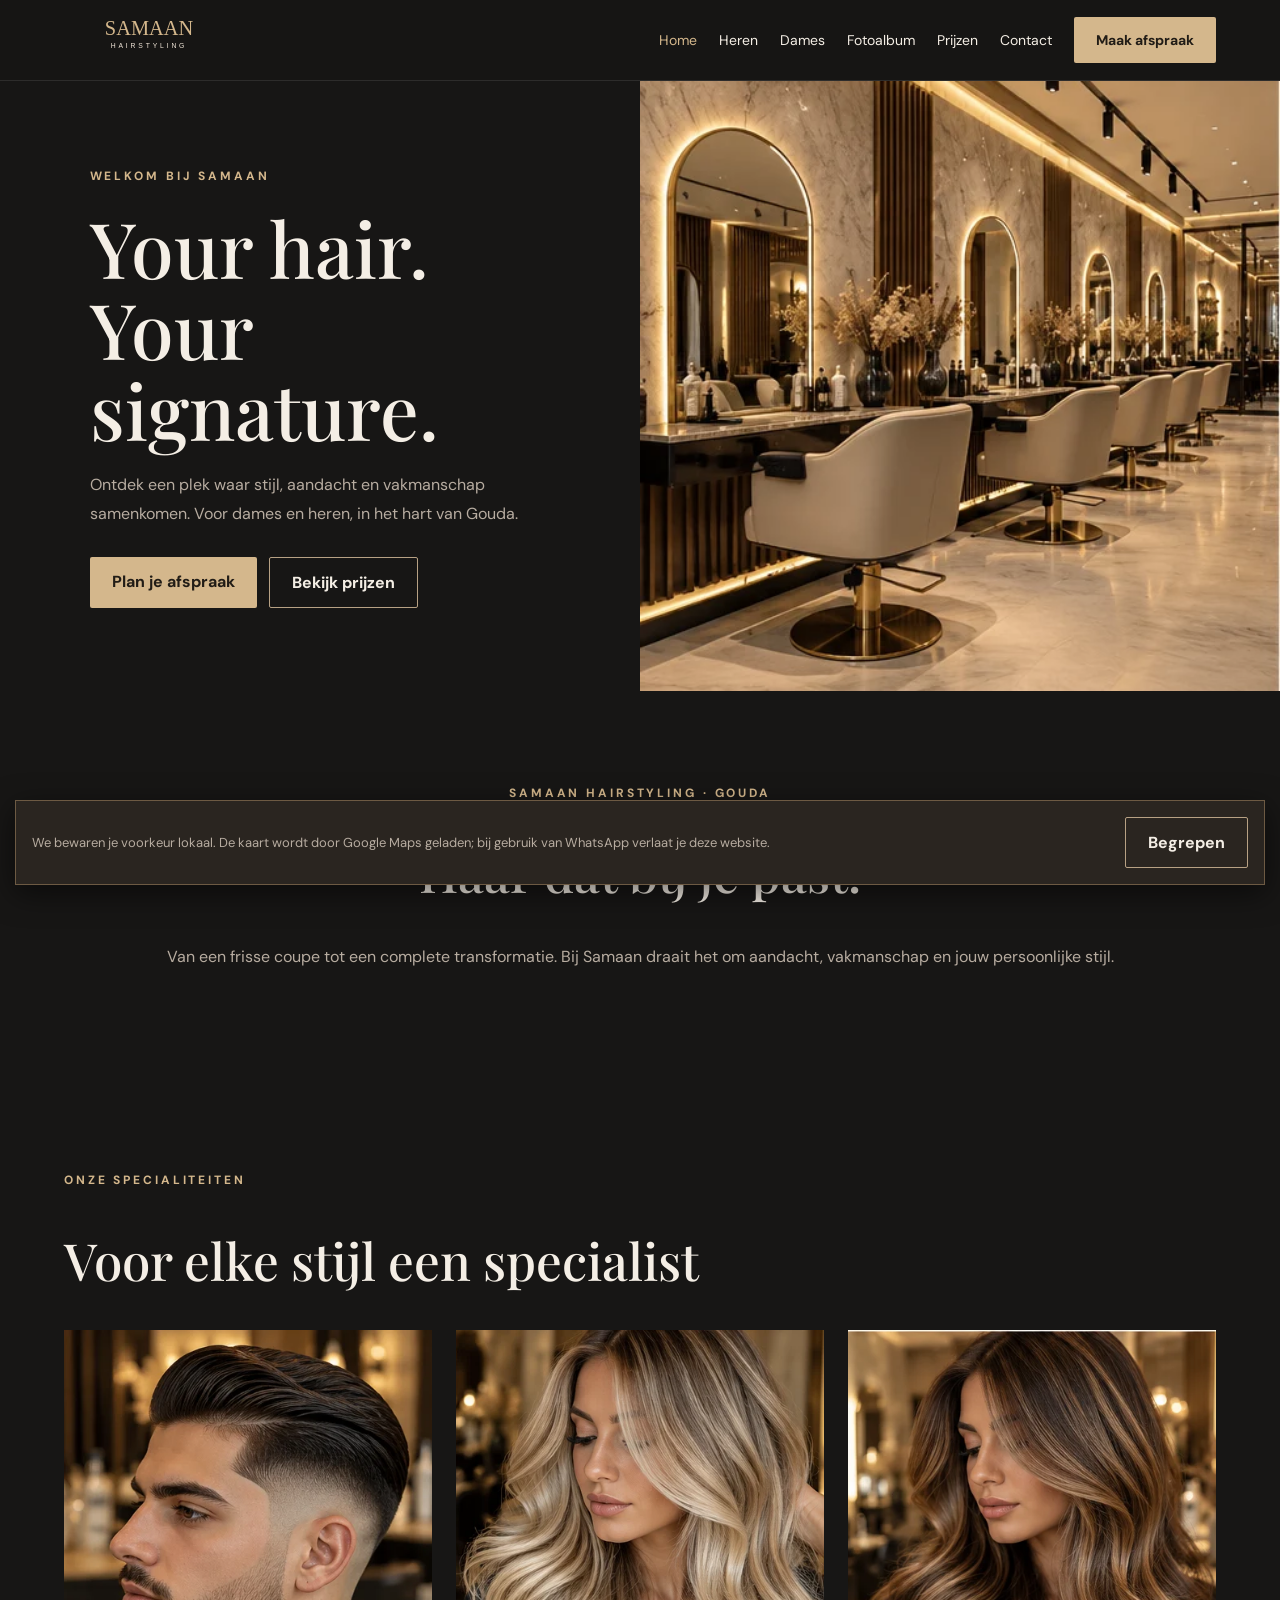
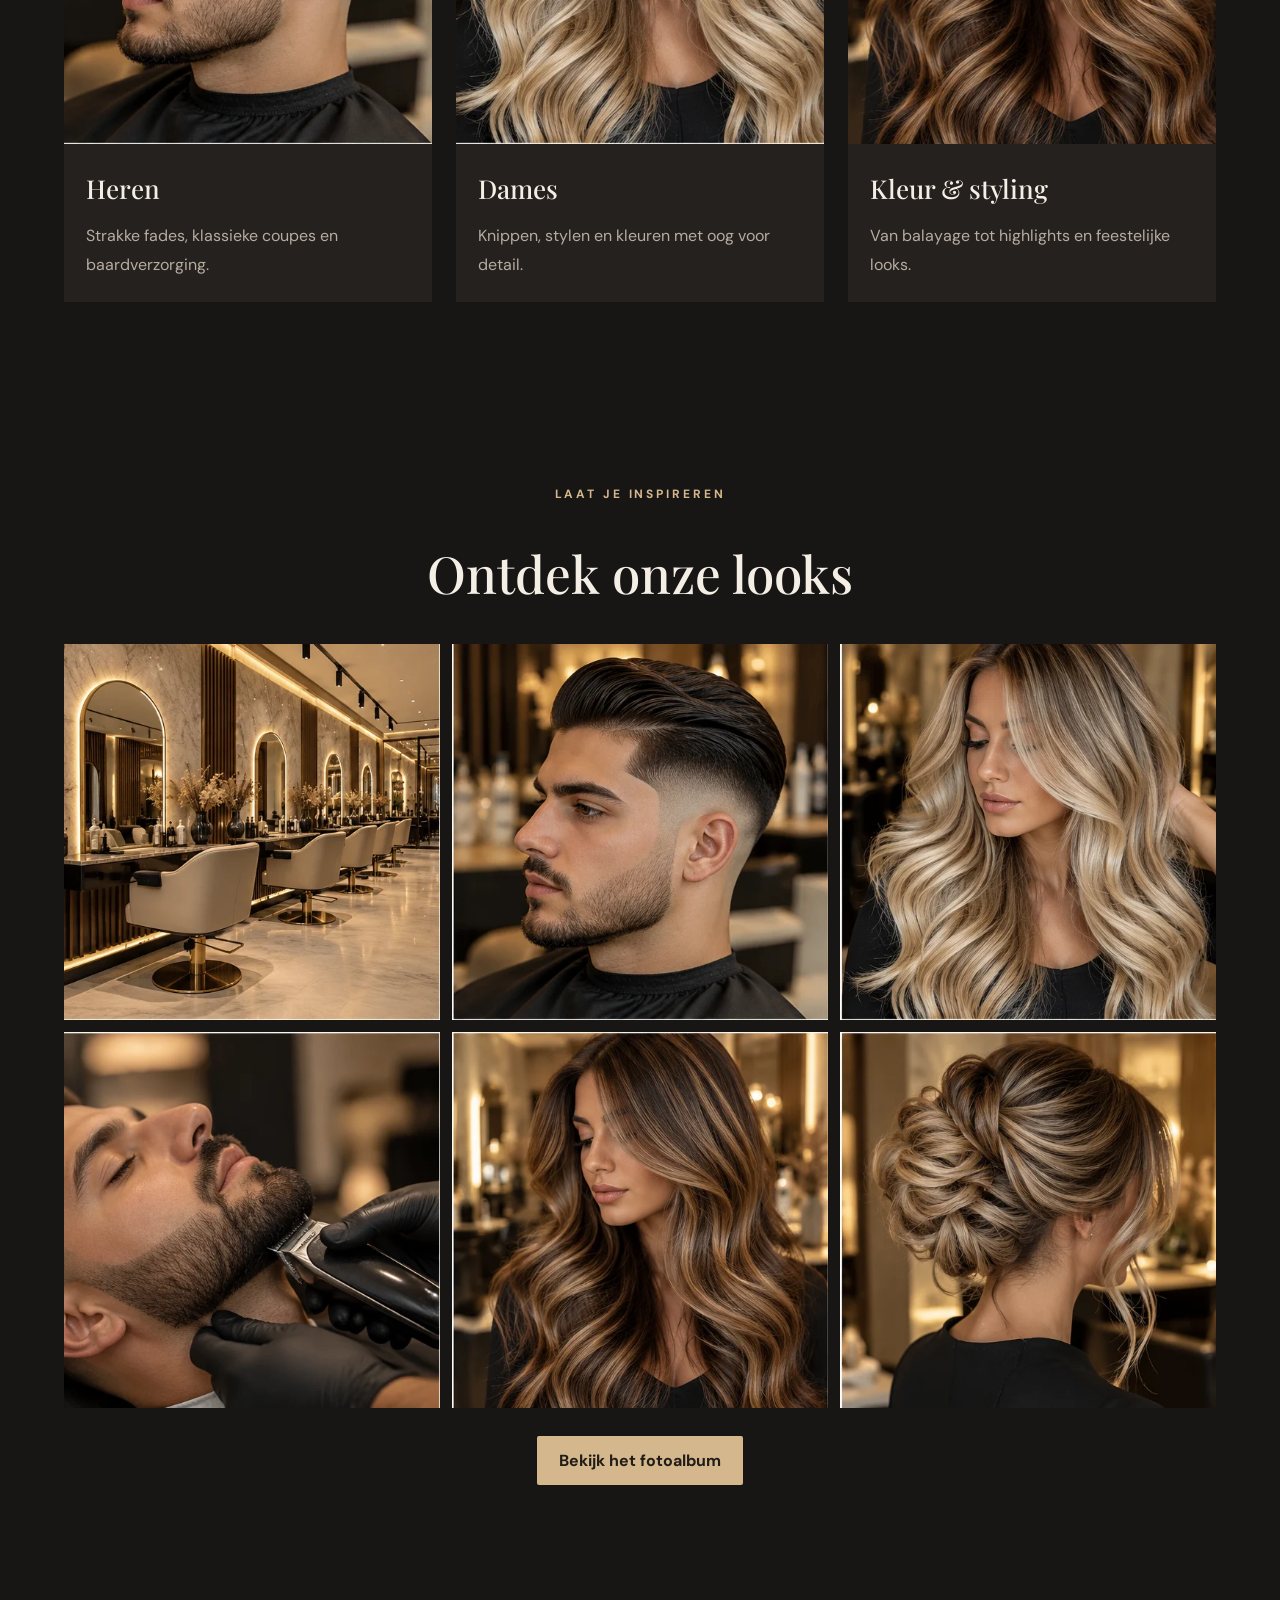
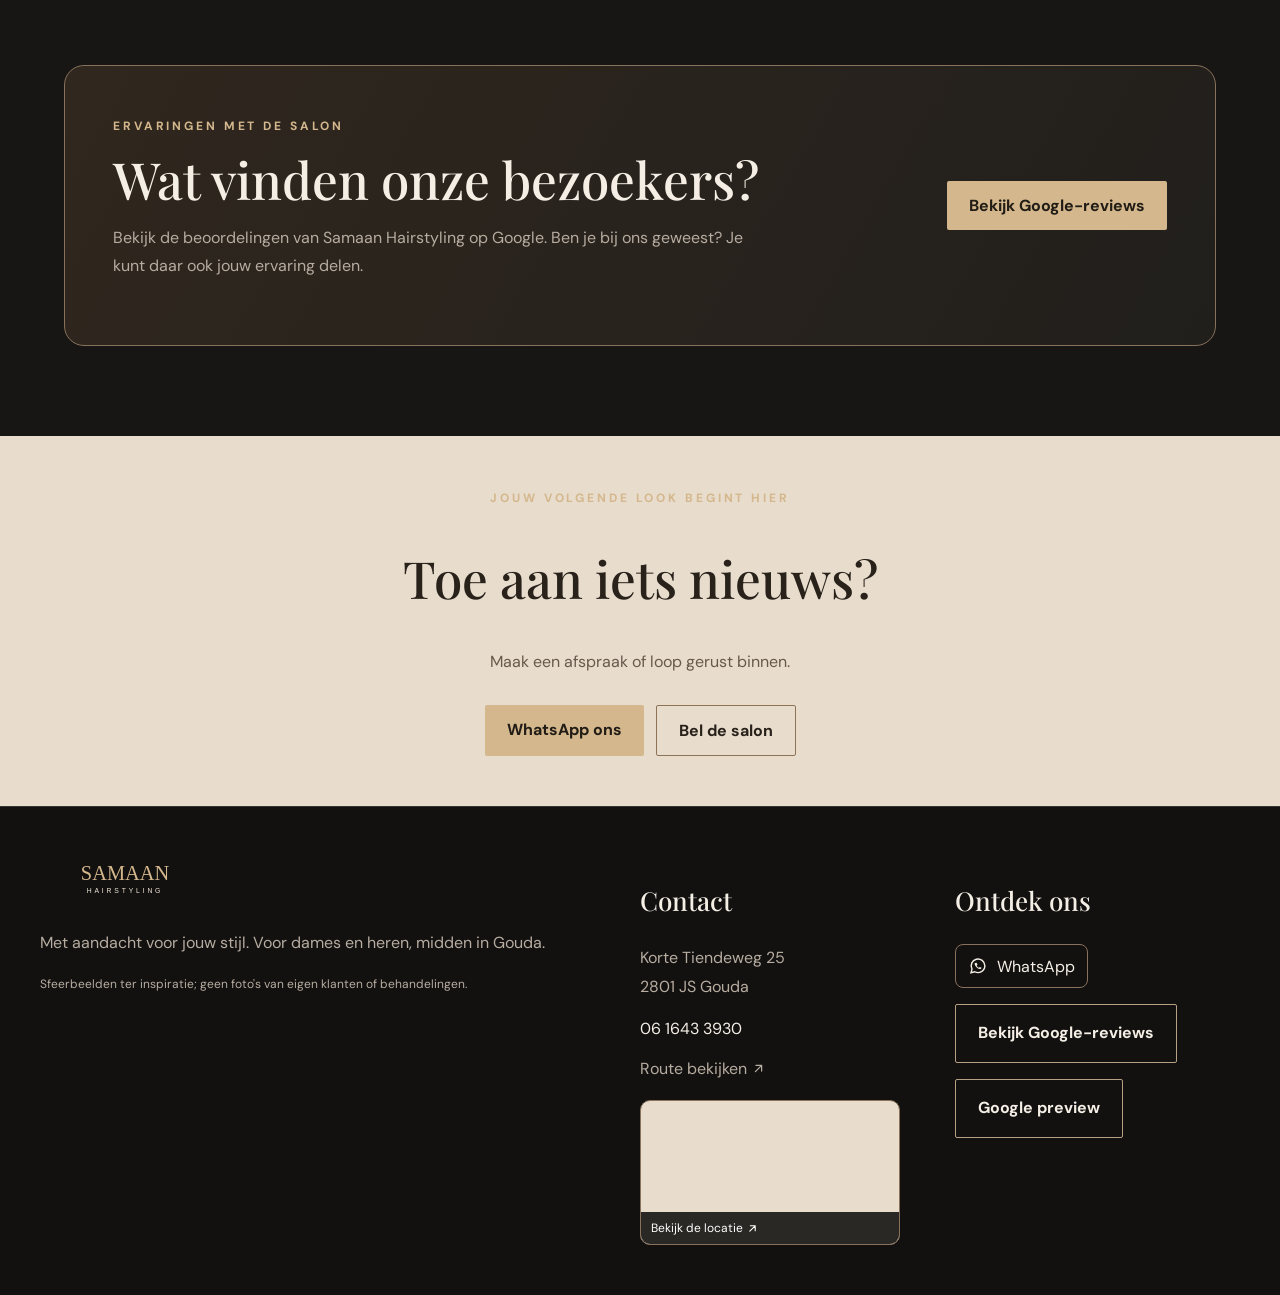
<file: index.html>
<!doctype html>
<html lang="nl">
<head>
<meta charset="utf-8">
<meta name="viewport" content="width=device-width,initial-scale=1">
<title>Kapper voor dames en heren | Samaan Hairstyling Gouda</title>
<meta name="description" content="Samaan Hairstyling in Gouda. Knippen, kleuren, balayage en baardverzorging.">
<meta name="theme-color" content="#171615">
<meta property="og:title" content="Kapper voor dames en heren | Samaan Hairstyling">
<meta property="og:description" content="Samaan Hairstyling in Gouda. Knippen, kleuren, balayage en baardverzorging.">
<meta property="og:type" content="website">
<meta property="og:image" content="assets/dames.webp">
<link rel="stylesheet" href="assets/style.css">
<link rel="icon" href="assets/logo-placeholder.svg" type="image/svg+xml">
<script type="application/ld+json">{"@context": "https://schema.org", "@type": "HairSalon", "name": "Samaan Hairstyling", "telephone": "+31616433930", "address": {"@type": "PostalAddress", "streetAddress": "Korte Tiendeweg 25", "postalCode": "2801 JS", "addressLocality": "Gouda", "addressCountry": "NL"}}</script>
</head>
<body>
<header>
<nav class="nav" aria-label="Hoofdnavigatie">
<a href="index.html" aria-label="Samaan Hairstyling home">
<img class="logo" src="assets/logo-placeholder.svg" alt="Samaan Hairstyling">
</a>
<button id="menu" class="menu" aria-expanded="false" aria-label="Open menu">Menu</button>
<div class="links">
<a href="index.html" aria-current="page">Home</a>
<a href="heren.html">Heren</a>
<a href="dames.html">Dames</a>
<a href="fotoalbum.html">Fotoalbum</a>
<a href="prijzen.html">Prijzen</a>
<a href="contact.html">Contact</a>
<a class="cta" href="contact.html#afspraak">Maak afspraak</a>
</div>
</nav>
</header>
<main>
<div class="hero">
<div class="hero-copy reveal">
<span class="eyebrow">Welkom bij Samaan</span>
<h1>Your hair.<br>Your signature.</h1>
<p>Ontdek een plek waar stijl, aandacht en vakmanschap samenkomen. Voor dames en heren, in het hart van Gouda.</p>
<div class="actions">
<a class="button" href="contact.html#afspraak">Plan je afspraak</a>
<a class="button outline" href="prijzen.html">Bekijk prijzen</a>
</div>
</div>
<img src="assets/salon.webp" alt="Sfeerbeeld van welkom bij samaan">
</div>
<section class="section center">
<span class="eyebrow">Samaan Hairstyling · Gouda</span>
<h2>Haar dat bij je past.</h2>
<p>Van een frisse coupe tot een complete transformatie. Bij Samaan draait het om aandacht, vakmanschap en jouw persoonlijke stijl.</p>
</section>
<section class="section">
<span class="eyebrow">Onze specialiteiten</span>
<h2>Voor elke stijl een specialist</h2>
<div class="grid">
<a class="tile" href="heren.html">
<img loading="lazy" src="assets/heren.webp" alt="Sfeerimpressie: Heren">
<div class="content">
<h3>Heren</h3>
<p>Strakke fades, klassieke coupes en baardverzorging.</p>
</div>
</a>
<a class="tile" href="dames.html">
<img loading="lazy" src="assets/dames.webp" alt="Sfeerimpressie: Dames">
<div class="content">
<h3>Dames</h3>
<p>Knippen, stylen en kleuren met oog voor detail.</p>
</div>
</a>
<a class="tile" href="dames.html">
<img loading="lazy" src="assets/balayage.webp" alt="Sfeerimpressie: Kleur & styling">
<div class="content">
<h3>Kleur & styling</h3>
<p>Van balayage tot highlights en feestelijke looks.</p>
</div>
</a>
</div>
</section>
<section class="section center">
<span class="eyebrow">Laat je inspireren</span>
<h2>Ontdek onze looks</h2>
<div class="gallery">
<img loading="lazy" src="assets/salon.webp" alt="Sfeerbeeld salon">
<img loading="lazy" src="assets/heren.webp" alt="Sfeerbeeld heren">
<img loading="lazy" src="assets/dames.webp" alt="Sfeerbeeld dames">
<img loading="lazy" src="assets/baard.webp" alt="Sfeerbeeld baard">
<img loading="lazy" src="assets/balayage.webp" alt="Sfeerbeeld balayage">
<img loading="lazy" src="assets/opsteken.webp" alt="Sfeerbeeld opsteken">
</div>
<div class="actions" style="justify-content:center">
<a class="button" href="fotoalbum.html">Bekijk het fotoalbum</a>
</div>
</section>
<section class="section">
<div class="reviews-panel">
<div>
<span class="eyebrow">Ervaringen met de salon</span>
<h2>Wat vinden onze bezoekers?</h2>
<p>Bekijk de beoordelingen van Samaan Hairstyling op Google. Ben je bij ons geweest? Je kunt daar ook jouw ervaring delen.</p>
</div>
<a class="button" href="https://www.google.com/maps?cid=1954973399178327517" target="_blank" rel="noopener">Bekijk Google-reviews</a>
</div>
</section>
</main>
<section class="strip">
<span class="eyebrow">Jouw volgende look begint hier</span>
<h2>Toe aan iets nieuws?</h2>
<p>Maak een afspraak of loop gerust binnen.</p>
<div class="actions" style="justify-content:center">
<a class="button" href="https://wa.me/31616433930" target="_blank" rel="noopener">WhatsApp ons</a>
<a class="button outline" style="color:#28221b;border-color:#8c7358" href="tel:+31616433930">Bel de salon</a>
</div>
</section>
<footer class="footer">
<div class="footer-inner">
<div>
<img class="logo" src="assets/logo-placeholder.svg" alt="Samaan Hairstyling">
<p>Met aandacht voor jouw stijl. Voor dames en heren, midden in Gouda.</p>
<p class="small">Sfeerbeelden ter inspiratie; geen foto's van eigen klanten of behandelingen.</p>
</div>
<div>
<h3>Contact</h3>
<p>Korte Tiendeweg 25<br>2801 JS Gouda</p>
<a href="tel:+31616433930">06 1643 3930</a>
<p>
<a href="https://www.google.com/maps/search/?api=1&query=Korte+Tiendeweg+25+Gouda" target="_blank" rel="noopener">Route bekijken <svg class="arrow-icon" viewBox="0 0 24 24" aria-hidden="true" focusable="false">
<path d="M7 17 17 7M8 7h9v9" fill="none" stroke="currentColor" stroke-width="2" stroke-linecap="round" stroke-linejoin="round"/>
</svg>
</a>
</p>
<a class="footer-map" href="https://www.google.com/maps/search/?api=1&amp;query=Korte+Tiendeweg+25+Gouda" target="_blank" rel="noopener" aria-label="Open de locatie in Google Maps">
<iframe title="Kaart van Korte Tiendeweg 25 in Gouda" src="https://maps.google.com/maps?q=Korte%20Tiendeweg%2025%2C%20Gouda&amp;t=&amp;z=15&amp;ie=UTF8&amp;iwloc=&amp;output=embed" loading="lazy" referrerpolicy="no-referrer-when-downgrade" tabindex="-1">
</iframe>
<span>Bekijk de locatie <svg class="arrow-icon" viewBox="0 0 24 24" aria-hidden="true" focusable="false">
<path d="M7 17 17 7M8 7h9v9" fill="none" stroke="currentColor" stroke-width="2" stroke-linecap="round" stroke-linejoin="round"/>
</svg>
</span>
</a>
</div>
<div>
<h3>Ontdek ons</h3>
<div class="social social-icons">
<a data-social="instagram" hidden>
<svg viewBox="0 0 24 24" aria-hidden="true">
<rect x="3" y="3" width="18" height="18" rx="5" fill="none" stroke="currentColor" stroke-width="1.8"/>
<circle cx="12" cy="12" r="4" fill="none" stroke="currentColor" stroke-width="1.8"/>
<circle cx="17.5" cy="6.5" r="1.1" fill="currentColor"/>
</svg>
<span>Instagram</span>
</a>
<a data-social="tiktok" hidden>
<svg viewBox="0 0 24 24" aria-hidden="true">
<path d="M14 3v11.2a4.3 4.3 0 1 1-4.3-4.3V13a1.3 1.3 0 1 0 1.3 1.3V3h3c.4 2.4 2.1 4.1 5 4.3v3.1c-2-.1-3.7-.7-5-1.8" fill="currentColor"/>
</svg>
<span>TikTok</span>
</a>
<a href="https://wa.me/31616433930" target="_blank" rel="noopener" aria-label="WhatsApp Samaan Hairstyling">
<svg viewBox="0 0 24 24" aria-hidden="true">
<path d="M20.2 11.7a8.2 8.2 0 0 1-12.1 7.2L3.6 20l1.2-4.3a8.2 8.2 0 1 1 15.4-4Z" fill="none" stroke="currentColor" stroke-width="1.7"/>
<path d="M8.4 8.4c-.4.4-.5 1-.3 1.7.7 2.4 3.3 4.8 5.7 5.5.7.2 1.3.1 1.7-.3l.8-1.1-2.2-1.1-.9 1c-1.2-.5-2.3-1.6-2.8-2.8l1-.9-1.1-2.2-1.9.2Z" fill="currentColor"/>
</svg>
<span>WhatsApp</span>
</a>
</div>
<p>
<a class="button outline" href="https://www.google.com/maps?cid=1954973399178327517" target="_blank" rel="noopener">Bekijk Google-reviews</a>
</p>
<p>
<button class="button outline" data-preview>Google preview</button>
</p>
</div>
</div>
</footer>
<div id="preview" class="modal" role="dialog" aria-modal="true" aria-label="Google zoekresultaat voorbeeld">
<div class="modal-inner">
<button class="close" data-close aria-label="Sluiten">×</button>
<p>Voorbeeld van een mogelijk Google zoekresultaat (geen live ranking)</p>
<small>samaanhairstyling.nl</small>
<div class="google-link">Samaan Hairstyling | Kapper voor dames en heren in Gouda</div>
<p>Ontdek knippen, kleuren, balayage en baardverzorging bij Samaan Hairstyling aan de Korte Tiendeweg in Gouda. Maak eenvoudig een afspraak.</p>
<a href="https://www.google.com/search?q=Samaan+Hairstyling+Gouda" target="_blank" rel="noopener">Bekijk echte Google resultaten <svg class="arrow-icon" viewBox="0 0 24 24" aria-hidden="true" focusable="false">
<path d="M7 17 17 7M8 7h9v9" fill="none" stroke="currentColor" stroke-width="2" stroke-linecap="round" stroke-linejoin="round"/>
</svg>
</a>
</div>
</div>
<div id="cookie" class="cookie">
<p>We bewaren je voorkeur lokaal. De kaart wordt door Google Maps geladen; bij gebruik van WhatsApp verlaat je deze website.</p>
<div class="actions">
<button class="button outline" data-consent="necessary">Begrepen</button>
</div>
</div>
<script src="assets/app.js" defer>
</script>
</body>
</html>
</file>
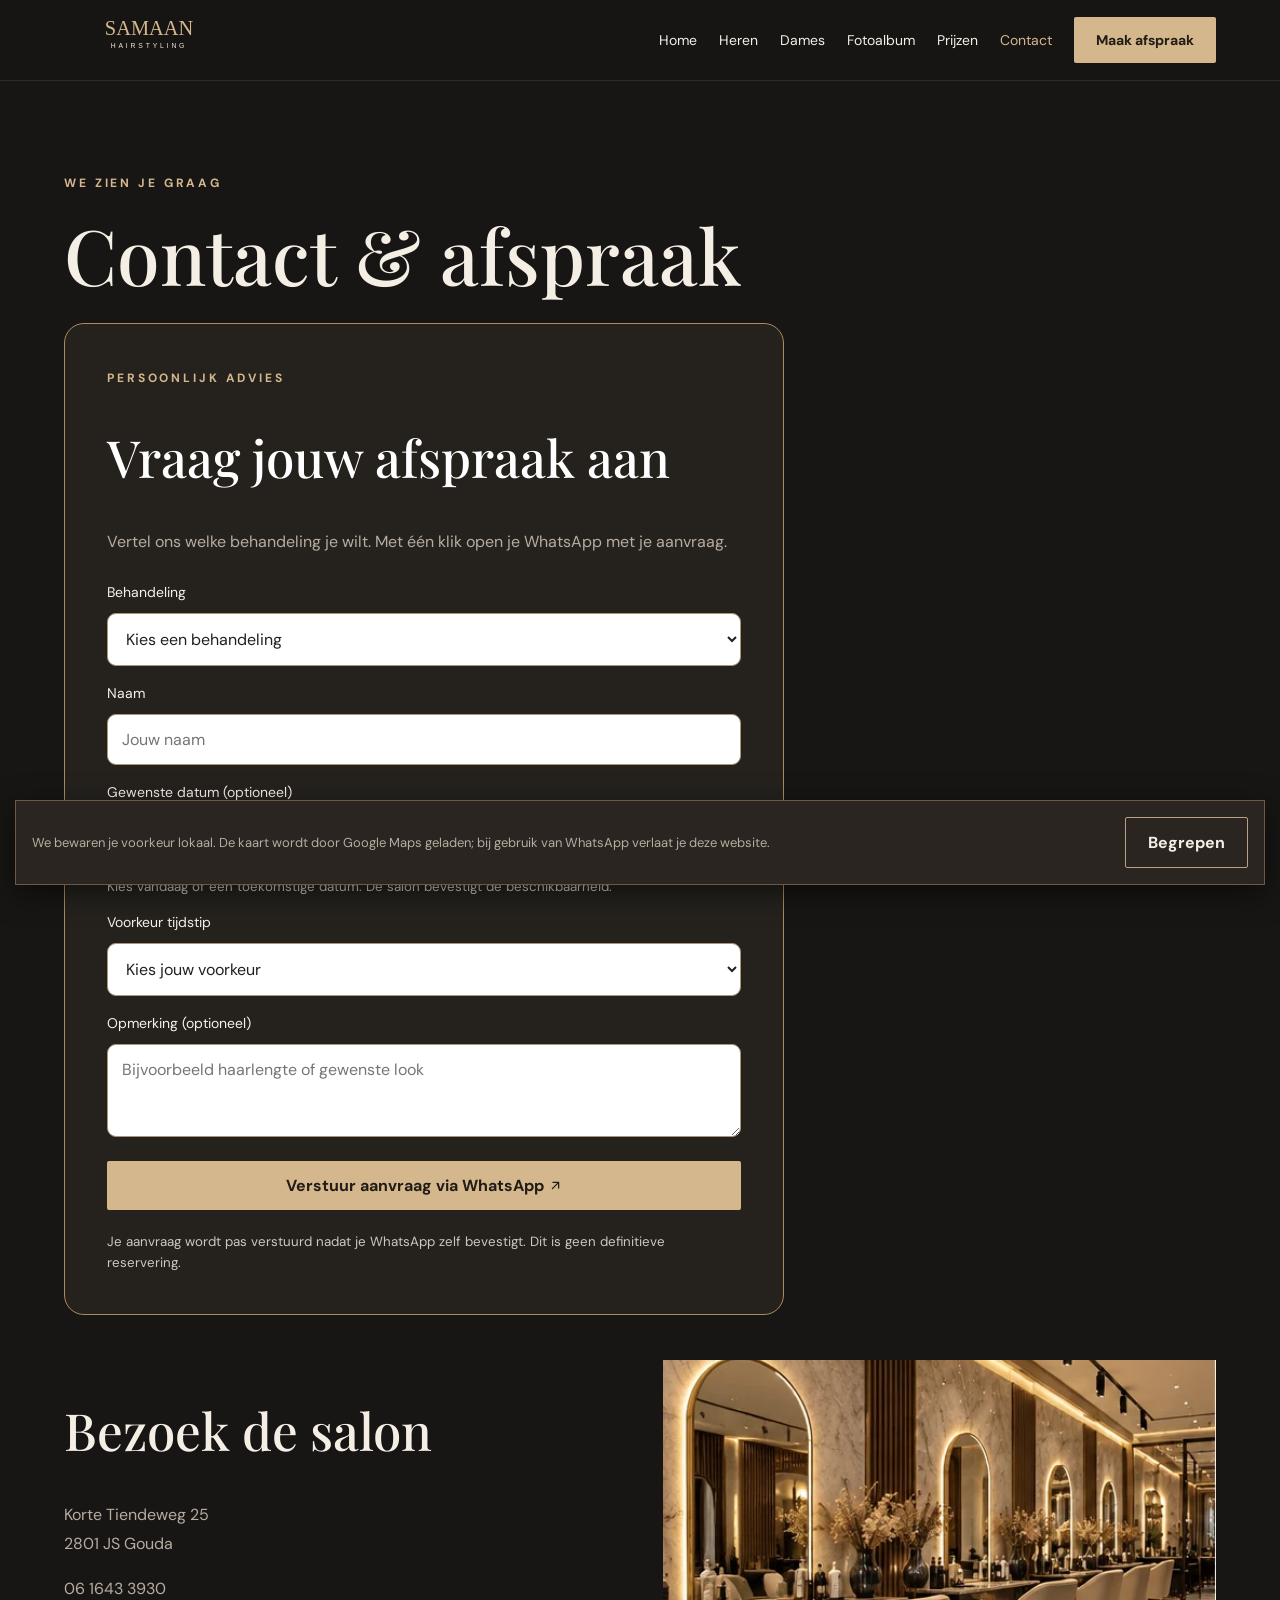
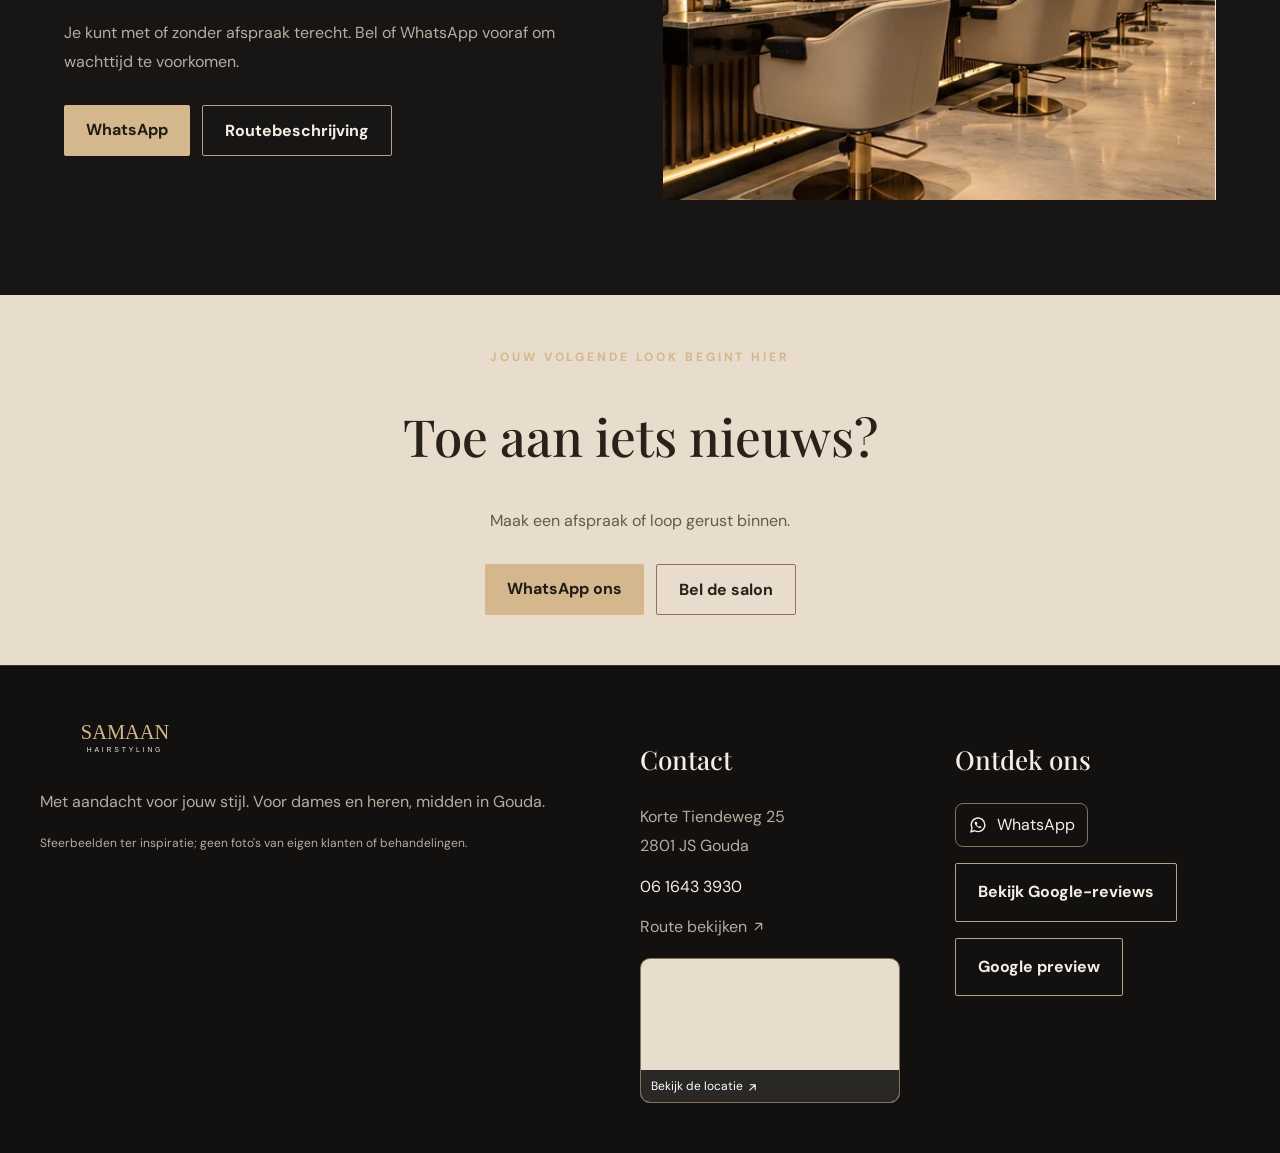
<file: contact.html>
<!doctype html>
<html lang="nl">
<head>
<meta charset="utf-8">
<meta name="viewport" content="width=device-width,initial-scale=1">
<title>Contact | Samaan Hairstyling Gouda</title>
<meta name="description" content="Maak een afspraak bij Samaan Hairstyling aan de Korte Tiendeweg 25 in Gouda.">
<meta name="theme-color" content="#171615">
<meta property="og:title" content="Contact | Samaan Hairstyling">
<meta property="og:description" content="Maak een afspraak bij Samaan Hairstyling aan de Korte Tiendeweg 25 in Gouda.">
<meta property="og:type" content="website">
<meta property="og:image" content="assets/dames.webp">
<link rel="stylesheet" href="assets/style.css">
<link rel="icon" href="assets/logo-placeholder.svg" type="image/svg+xml">
<script type="application/ld+json">{"@context": "https://schema.org", "@type": "HairSalon", "name": "Samaan Hairstyling", "telephone": "+31616433930", "address": {"@type": "PostalAddress", "streetAddress": "Korte Tiendeweg 25", "postalCode": "2801 JS", "addressLocality": "Gouda", "addressCountry": "NL"}}</script>
<style>.booking-box{max-width:720px;padding:clamp(22px,4vw,42px);margin:28px 0 45px;border:1px solid #ad8b60;border-radius:20px;background:#25221e;color:#f7f1e8}.booking-box h2{color:#fff}.booking-box form{display:grid;gap:12px;margin:20px 0}.booking-box label{font-size:14px;margin-top:6px}.booking-box input,.booking-box select,.booking-box textarea{width:100%;box-sizing:border-box;padding:14px;border-radius:9px;border:1px solid #ab9577;background:#fff;color:#202020;font:inherit}.booking-box button{margin-top:12px;cursor:pointer}.booking-box small{opacity:.8} .booking-box{width:100%;min-width:0;box-sizing:border-box}.booking-box form{min-width:0}.booking-box form>*{min-width:0;max-width:100%}.booking-box input[type=date]{display:block;width:100%;min-width:0;max-width:100%;-webkit-appearance:none;appearance:none}@media(max-width:540px){.booking-box{padding:20px 16px}.booking-box input[type=date]{font-size:16px;padding:12px 8px}} </style>
</head>
<body>
<header>
<nav class="nav" aria-label="Hoofdnavigatie">
<a href="index.html" aria-label="Samaan Hairstyling home">
<img class="logo" src="assets/logo-placeholder.svg" alt="Samaan Hairstyling">
</a>
<button id="menu" class="menu" aria-expanded="false" aria-label="Open menu">Menu</button>
<div class="links">
<a href="index.html">Home</a>
<a href="heren.html">Heren</a>
<a href="dames.html">Dames</a>
<a href="fotoalbum.html">Fotoalbum</a>
<a href="prijzen.html">Prijzen</a>
<a href="contact.html" aria-current="page">Contact</a>
<a class="cta" href="contact.html#afspraak">Maak afspraak</a>
</div>
</nav>
</header>
<main>
<section class="section">
<span class="eyebrow">We zien je graag</span>
<h1>Contact & afspraak</h1>
<div id="afspraak" class="booking-box">
<span class="eyebrow">Persoonlijk advies</span>
<h2>Vraag jouw afspraak aan</h2>
<p>Vertel ons welke behandeling je wilt. Met één klik open je WhatsApp met je aanvraag.</p>
<form id="booking-form">
<label for="behandeling">Behandeling</label>
<select id="behandeling" required>
<option value="">Kies een behandeling</option>
<option value="Heren haar knippen">Heren haar knippen</option>
<option value="Heren knippen & scheren">Heren knippen & scheren</option>
<option value="Baard scheren">Baard scheren</option>
<option value="Kinderen t/m 12 jaar">Kinderen t/m 12 jaar</option>
<option value="Dames haar knippen">Dames haar knippen</option>
<option value="Kort haar föhnen">Kort haar föhnen</option>
<option value="Lang haar föhnen">Lang haar föhnen</option>
<option value="Haarbotox">Haarbotox</option>
<option value="Haartoner">Haartoner</option>
<option value="Balayage">Balayage</option>
<option value="Lowlights">Lowlights</option>
<option value="Highlights">Highlights</option>
<option value="Hele haar verven">Hele haar verven</option>
<option value="Uitgroei verven">Uitgroei verven</option>
<option value="Bio Proteïne behandeling">Bio Proteïne behandeling</option>
<option value="Permanent">Permanent</option>
<option value="Extensions">Extensions</option>
<option value="Opsteken">Opsteken</option>
</select>
<label for="klantnaam">Naam</label>
<input id="klantnaam" autocomplete="name" required maxlength="80" placeholder="Jouw naam">
<label for="wensdatum">Gewenste datum (optioneel)</label>
<input id="wensdatum" type="date" aria-describedby="date-help">
<small id="date-help">Kies vandaag of een toekomstige datum. De salon bevestigt de beschikbaarheid.</small>
<label for="dagdeel">Voorkeur tijdstip</label>
<select id="dagdeel" required>
<option value="">Kies jouw voorkeur</option>
<option value="Middag">Middag</option>
<option value="Avond">Avond</option>
<option value="Geen voorkeur">Geen voorkeur</option>
</select>
<label for="opmerking">Opmerking (optioneel)</label>
<textarea id="opmerking" rows="3" maxlength="500" placeholder="Bijvoorbeeld haarlengte of gewenste look">
</textarea>
<button class="button" type="submit">Verstuur aanvraag via WhatsApp <svg class="arrow-icon" viewBox="0 0 24 24" aria-hidden="true" focusable="false">
<path d="M7 17 17 7M8 7h9v9" fill="none" stroke="currentColor" stroke-width="2" stroke-linecap="round" stroke-linejoin="round"/>
</svg>
</button>
</form>
<small>Je aanvraag wordt pas verstuurd nadat je WhatsApp zelf bevestigt. Dit is geen definitieve reservering.</small>
</div>
<div class="prices">
<div>
<h2>Bezoek de salon</h2>
<p>Korte Tiendeweg 25<br>2801 JS Gouda</p>
<p>
<a href="tel:+31616433930">06 1643 3930</a>
</p>
<p>Je kunt met of zonder afspraak terecht. Bel of WhatsApp vooraf om wachttijd te voorkomen.</p>
<div class="actions">
<a class="button" href="https://wa.me/31616433930" target="_blank" rel="noopener">WhatsApp</a>
<a class="button outline" href="https://www.google.com/maps/search/?api=1&query=Korte+Tiendeweg+25+Gouda" target="_blank" rel="noopener">Routebeschrijving</a>
</div>
</div>
<div>
<img style="width:100%;height:440px;object-fit:cover" src="assets/salon.webp" alt="AI sfeerbeeld luxe kapsalon">
</div>
</div>
</section>
</main>
<section class="strip">
<span class="eyebrow">Jouw volgende look begint hier</span>
<h2>Toe aan iets nieuws?</h2>
<p>Maak een afspraak of loop gerust binnen.</p>
<div class="actions" style="justify-content:center">
<a class="button" href="https://wa.me/31616433930" target="_blank" rel="noopener">WhatsApp ons</a>
<a class="button outline" style="color:#28221b;border-color:#8c7358" href="tel:+31616433930">Bel de salon</a>
</div>
</section>
<footer class="footer">
<div class="footer-inner">
<div>
<img class="logo" src="assets/logo-placeholder.svg" alt="Samaan Hairstyling">
<p>Met aandacht voor jouw stijl. Voor dames en heren, midden in Gouda.</p>
<p class="small">Sfeerbeelden ter inspiratie; geen foto's van eigen klanten of behandelingen.</p>
</div>
<div>
<h3>Contact</h3>
<p>Korte Tiendeweg 25<br>2801 JS Gouda</p>
<a href="tel:+31616433930">06 1643 3930</a>
<p>
<a href="https://www.google.com/maps/search/?api=1&query=Korte+Tiendeweg+25+Gouda" target="_blank" rel="noopener">Route bekijken <svg class="arrow-icon" viewBox="0 0 24 24" aria-hidden="true" focusable="false">
<path d="M7 17 17 7M8 7h9v9" fill="none" stroke="currentColor" stroke-width="2" stroke-linecap="round" stroke-linejoin="round"/>
</svg>
</a>
</p>
<a class="footer-map" href="https://www.google.com/maps/search/?api=1&amp;query=Korte+Tiendeweg+25+Gouda" target="_blank" rel="noopener" aria-label="Open de locatie in Google Maps">
<iframe title="Kaart van Korte Tiendeweg 25 in Gouda" src="https://maps.google.com/maps?q=Korte%20Tiendeweg%2025%2C%20Gouda&amp;t=&amp;z=15&amp;ie=UTF8&amp;iwloc=&amp;output=embed" loading="lazy" referrerpolicy="no-referrer-when-downgrade" tabindex="-1">
</iframe>
<span>Bekijk de locatie <svg class="arrow-icon" viewBox="0 0 24 24" aria-hidden="true" focusable="false">
<path d="M7 17 17 7M8 7h9v9" fill="none" stroke="currentColor" stroke-width="2" stroke-linecap="round" stroke-linejoin="round"/>
</svg>
</span>
</a>
</div>
<div>
<h3>Ontdek ons</h3>
<div class="social social-icons">
<a data-social="instagram" hidden>
<svg viewBox="0 0 24 24" aria-hidden="true">
<rect x="3" y="3" width="18" height="18" rx="5" fill="none" stroke="currentColor" stroke-width="1.8"/>
<circle cx="12" cy="12" r="4" fill="none" stroke="currentColor" stroke-width="1.8"/>
<circle cx="17.5" cy="6.5" r="1.1" fill="currentColor"/>
</svg>
<span>Instagram</span>
</a>
<a data-social="tiktok" hidden>
<svg viewBox="0 0 24 24" aria-hidden="true">
<path d="M14 3v11.2a4.3 4.3 0 1 1-4.3-4.3V13a1.3 1.3 0 1 0 1.3 1.3V3h3c.4 2.4 2.1 4.1 5 4.3v3.1c-2-.1-3.7-.7-5-1.8" fill="currentColor"/>
</svg>
<span>TikTok</span>
</a>
<a href="https://wa.me/31616433930" target="_blank" rel="noopener" aria-label="WhatsApp Samaan Hairstyling">
<svg viewBox="0 0 24 24" aria-hidden="true">
<path d="M20.2 11.7a8.2 8.2 0 0 1-12.1 7.2L3.6 20l1.2-4.3a8.2 8.2 0 1 1 15.4-4Z" fill="none" stroke="currentColor" stroke-width="1.7"/>
<path d="M8.4 8.4c-.4.4-.5 1-.3 1.7.7 2.4 3.3 4.8 5.7 5.5.7.2 1.3.1 1.7-.3l.8-1.1-2.2-1.1-.9 1c-1.2-.5-2.3-1.6-2.8-2.8l1-.9-1.1-2.2-1.9.2Z" fill="currentColor"/>
</svg>
<span>WhatsApp</span>
</a>
</div>
<p>
<a class="button outline" href="https://www.google.com/maps?cid=1954973399178327517" target="_blank" rel="noopener">Bekijk Google-reviews</a>
</p>
<p>
<button class="button outline" data-preview>Google preview</button>
</p>
</div>
</div>
</footer>
<div id="preview" class="modal" role="dialog" aria-modal="true" aria-label="Google zoekresultaat voorbeeld">
<div class="modal-inner">
<button class="close" data-close aria-label="Sluiten">×</button>
<p>Voorbeeld van een mogelijk Google zoekresultaat (geen live ranking)</p>
<small>samaanhairstyling.nl</small>
<div class="google-link">Samaan Hairstyling | Kapper voor dames en heren in Gouda</div>
<p>Ontdek knippen, kleuren, balayage en baardverzorging bij Samaan Hairstyling aan de Korte Tiendeweg in Gouda. Maak eenvoudig een afspraak.</p>
<a href="https://www.google.com/search?q=Samaan+Hairstyling+Gouda" target="_blank" rel="noopener">Bekijk echte Google resultaten <svg class="arrow-icon" viewBox="0 0 24 24" aria-hidden="true" focusable="false">
<path d="M7 17 17 7M8 7h9v9" fill="none" stroke="currentColor" stroke-width="2" stroke-linecap="round" stroke-linejoin="round"/>
</svg>
</a>
</div>
</div>
<div id="cookie" class="cookie">
<p>We bewaren je voorkeur lokaal. De kaart wordt door Google Maps geladen; bij gebruik van WhatsApp verlaat je deze website.</p>
<div class="actions">
<button class="button outline" data-consent="necessary">Begrepen</button>
</div>
</div>
<script src="assets/app.js" defer>
</script>
<script>(function(){const form=document.getElementById('booking-form'),sel=document.getElementById('behandeling');const value=new URLSearchParams(location.search).get('behandeling');if(value&&Array.from(sel.options).some(o=>o.value===value))sel.value=value;const dateField=document.getElementById('wensdatum');function todayInSalon(){const parts=new Intl.DateTimeFormat('en-CA',{timeZone:'Europe/Amsterdam',year:'numeric',month:'2-digit',day:'2-digit'}).formatToParts(new Date());const get=type=>parts.find(p=>p.type===type).value;return get('year')+'-'+get('month')+'-'+get('day');}function validateDate(){dateField.min=todayInSalon();dateField.setCustomValidity(dateField.value&&dateField.value<dateField.min?'Kies vandaag of een datum in de toekomst.':'');}validateDate();dateField.addEventListener('input',validateDate);dateField.addEventListener('change',validateDate);dateField.addEventListener('focus',validateDate);window.addEventListener('pageshow',validateDate);document.addEventListener('visibilitychange',()=>{if(!document.hidden)validateDate();});function formatDate(raw){if(!raw)return 'In overleg';const parts=raw.split('-').map(Number);if(parts.length!==3||parts.some(n=>!Number.isFinite(n)))return 'In overleg';const date=new Date(parts[0],parts[1]-1,parts[2],12);if(date.getFullYear()!==parts[0]||date.getMonth()!==parts[1]-1||date.getDate()!==parts[2])return 'In overleg';return new Intl.DateTimeFormat('nl-NL',{weekday:'long',day:'numeric',month:'long',year:'numeric'}).format(date);}document.getElementById('klantnaam').addEventListener('input',function(){this.setCustomValidity('');});form.addEventListener('submit',function(e){e.preventDefault();validateDate();if(!form.reportValidity())return;const name=document.getElementById('klantnaam').value.trim(),notes=document.getElementById('opmerking').value.trim(),part=document.getElementById('dagdeel').value;if(!name){document.getElementById('klantnaam').setCustomValidity('Vul je naam in.');form.reportValidity();return;}const msg='*AFSPRAAKAANVRAAG – SAMAAN HAIRSTYLING*\n\nHallo Samaan Hairstyling,\n\nIk wil graag een afspraak aanvragen.\n\n*Naam:* '+name+'\n*Behandeling:* '+sel.value+'\n*Gewenste datum:* '+formatDate(dateField.value)+'\n*Voorkeur tijdstip:* '+part+'\n*Opmerking:* '+(notes||'Geen')+'\n\nZouden jullie kunnen laten weten of dit mogelijk is?\n\nAlvast bedankt!';window.location.href='https://wa.me/31616433930?text='+encodeURIComponent(msg);});})();</script>
</body>
</html>
</file>
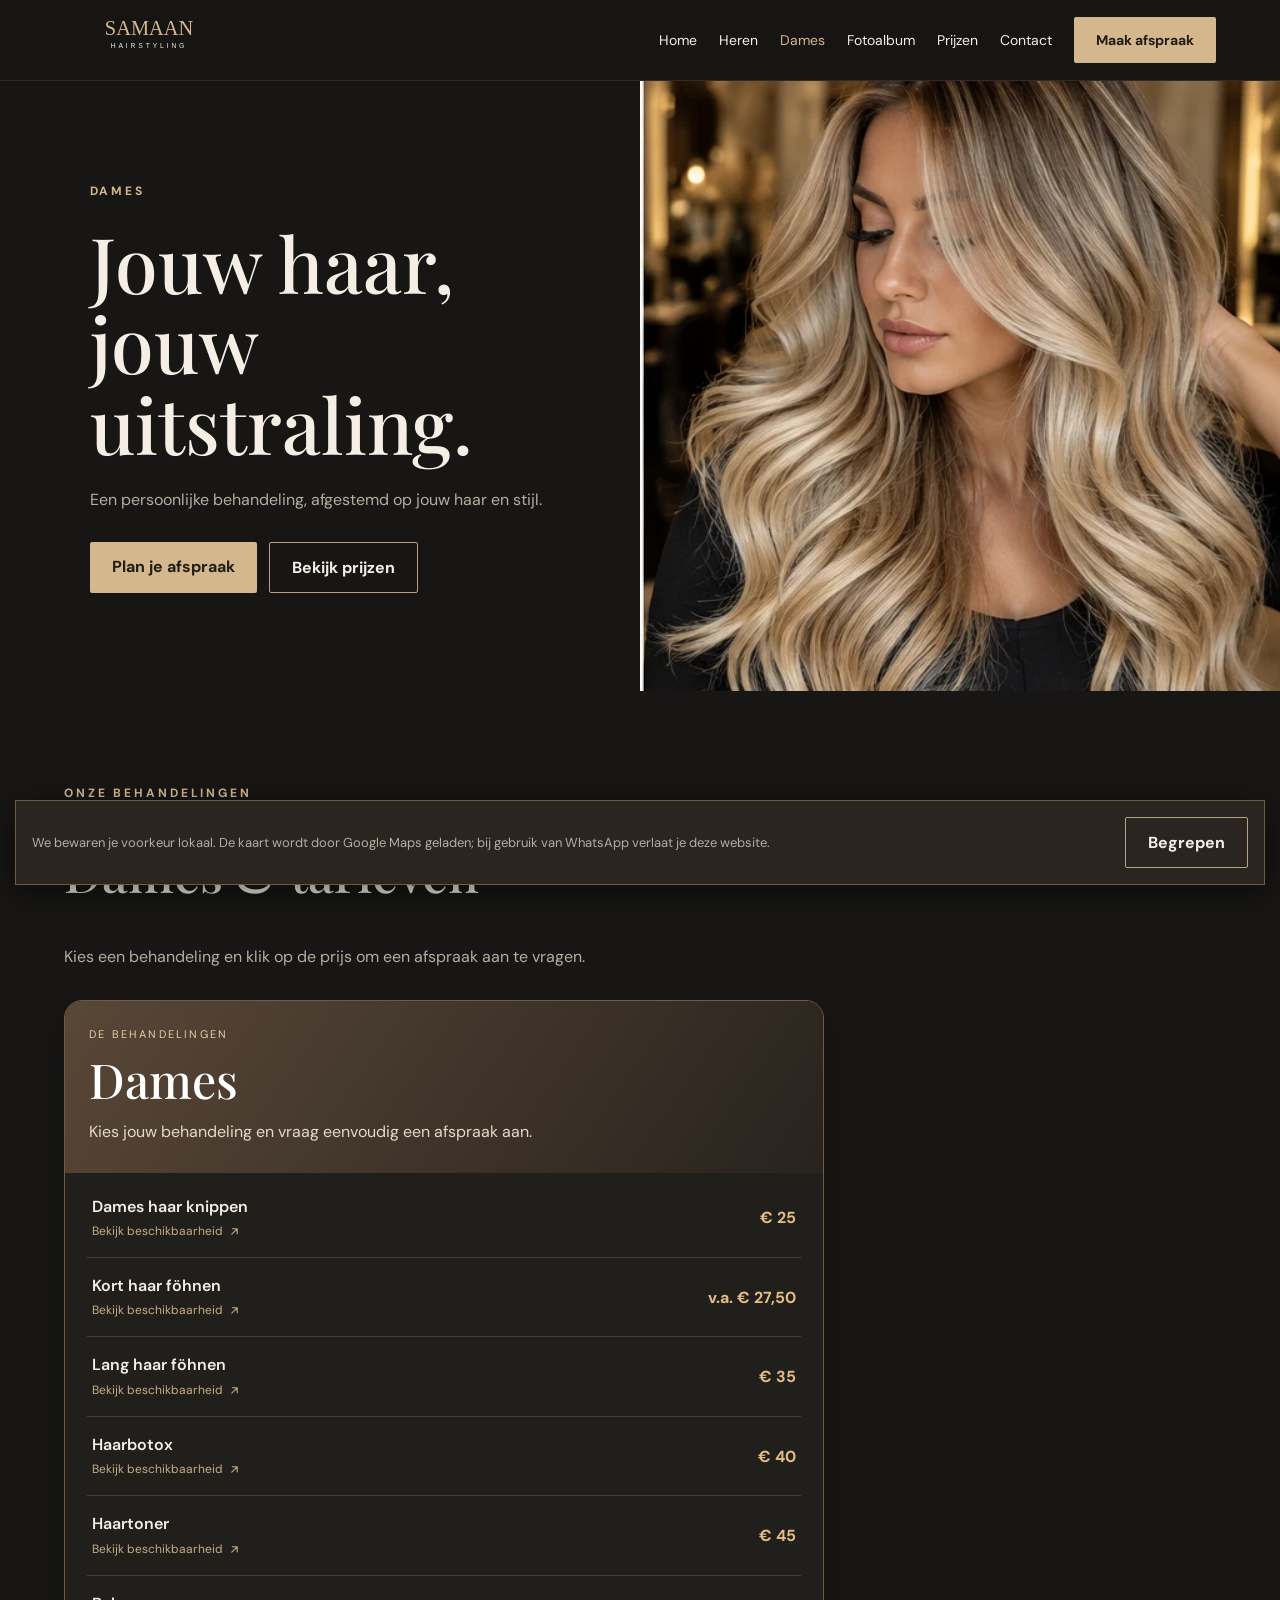
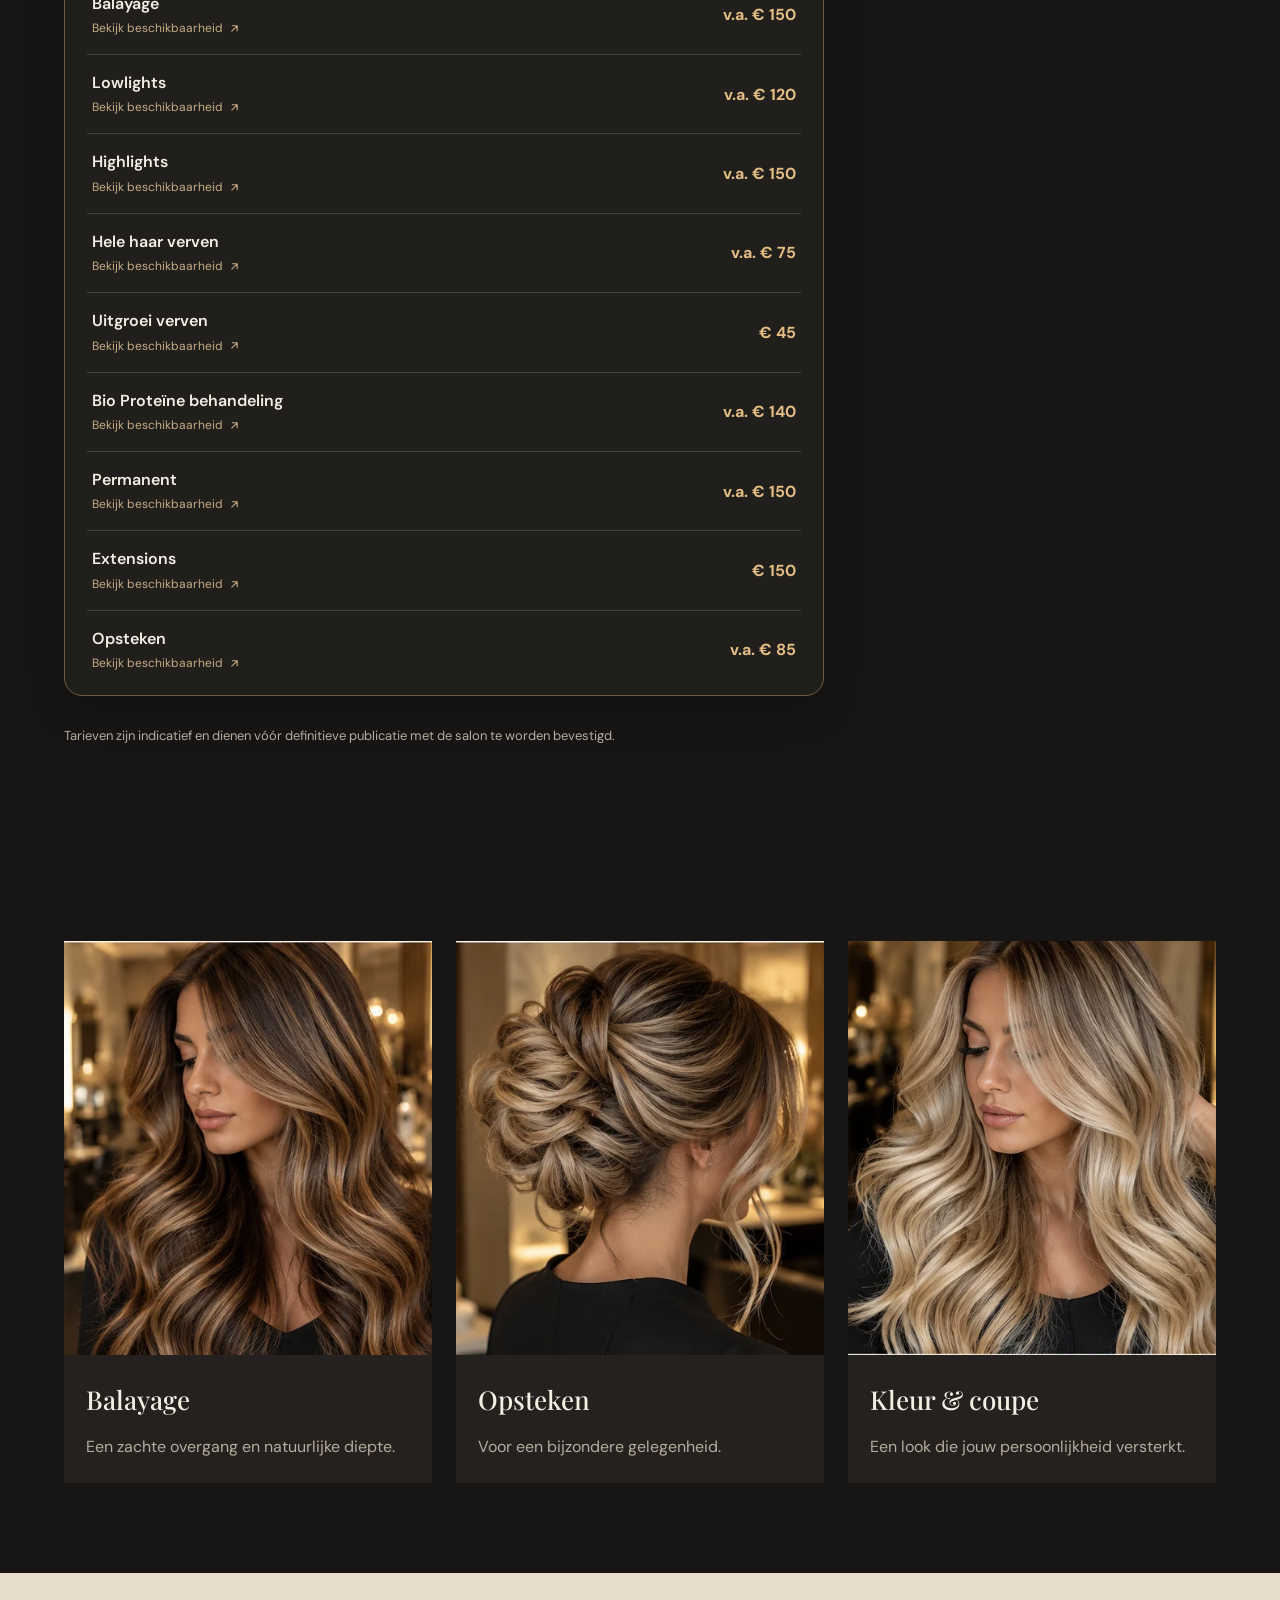
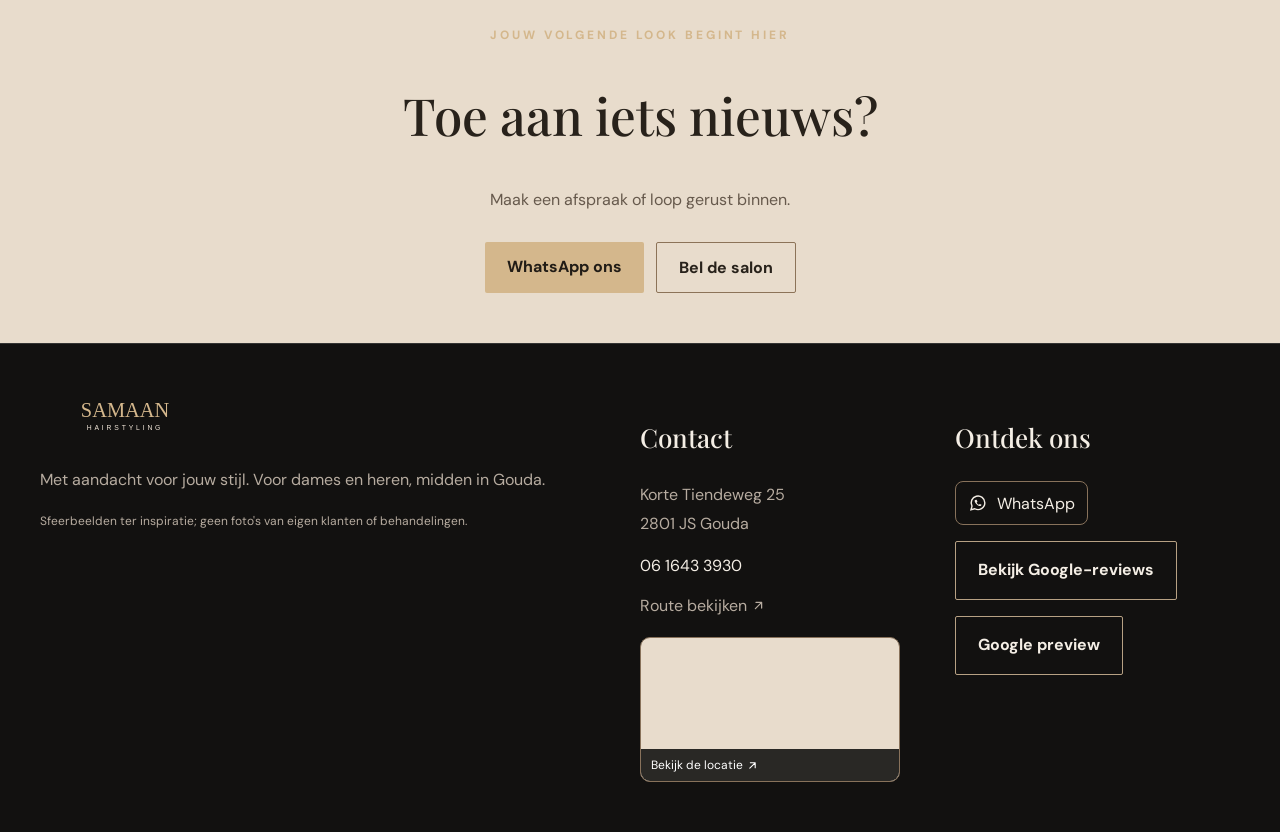
<file: dames.html>
<!doctype html>
<html lang="nl">
<head>
<meta charset="utf-8">
<meta name="viewport" content="width=device-width,initial-scale=1">
<title>Dames kapper | Samaan Hairstyling Gouda</title>
<meta name="description" content="Dames knippen en styling bij Samaan Hairstyling in Gouda.">
<meta name="theme-color" content="#171615">
<meta property="og:title" content="Dames kapper | Samaan Hairstyling">
<meta property="og:description" content="Dames knippen en styling bij Samaan Hairstyling in Gouda.">
<meta property="og:type" content="website">
<meta property="og:image" content="assets/dames.webp">
<link rel="stylesheet" href="assets/style.css?v=20261016-mobile-fix2">
<link rel="icon" href="assets/logo-placeholder.svg" type="image/svg+xml">
<script type="application/ld+json">{"@context": "https://schema.org", "@type": "HairSalon", "name": "Samaan Hairstyling", "telephone": "+31616433930", "address": {"@type": "PostalAddress", "streetAddress": "Korte Tiendeweg 25", "postalCode": "2801 JS", "addressLocality": "Gouda", "addressCountry": "NL"}}</script>
<style id="treatment-card-critical">.treatment-section .menu-grid{display:grid;grid-template-columns:minmax(0,1fr);max-width:760px;width:100%;gap:20px;margin:28px 0}.treatment-section .menu-card{display:block;min-width:0;width:100%;overflow:hidden;border:1px solid #715c43;border-radius:18px;background:#211f1c}.treatment-section .menu-card-head{padding:26px 24px;background:linear-gradient(125deg,#594737,#28231e)}.treatment-section .menu-card-head>span{display:block;color:#e8cba5;letter-spacing:.2em;font-size:11px}.treatment-section .menu-card-head h2{font-size:clamp(32px,5vw,48px);margin:12px 0;color:#fff}.treatment-section .menu-card-head p{margin:0;color:#e6d9c9}.treatment-section .menu-items{display:block;padding:6px 22px}.treatment-section .menu-item{display:flex;align-items:center;justify-content:space-between;gap:14px;padding:17px 5px;min-height:74px;border-bottom:1px solid #ffffff25;color:#f5eee5;text-decoration:none}.treatment-section .menu-item:last-child{border-bottom:0}.treatment-section .menu-item>span{display:block;flex:1;min-width:0}.treatment-section .menu-item strong{display:block;font-size:16px;font-weight:600;line-height:1.4}.treatment-section .menu-item small{display:inline-flex;align-items:center;gap:5px;margin-top:5px;font-size:12px;color:#c6ab84;line-height:1.4}.treatment-section .menu-item b{display:block;flex:none;color:#e4bd84;font-size:16px;white-space:nowrap}.treatment-section .menu-item small>span{display:inline-flex;width:13px;height:13px;flex:0 0 13px;align-items:center}.treatment-section .menu-item svg.arrow-icon{display:block!important;position:static!important;float:none!important;width:13px!important;height:13px!important;min-width:13px!important;min-height:13px!important;max-width:13px!important;max-height:13px!important;transform:none!important;flex:none!important}.treatment-section .menu-note{margin-top:18px;font-size:13px;color:#b7aca0}@media(max-width:540px){.treatment-section .menu-card-head{padding:24px 18px}.treatment-section .menu-items{padding:4px 14px}.treatment-section .menu-item{padding:15px 2px;min-height:72px;gap:9px}.treatment-section .menu-item strong{font-size:14px}.treatment-section .menu-item b{font-size:14px}.treatment-section .menu-card-head h2{font-size:36px}}</style>
</head>
<body>
<header>
<nav class="nav" aria-label="Hoofdnavigatie">
<a href="index.html" aria-label="Samaan Hairstyling home">
<img class="logo" src="assets/logo-placeholder.svg" alt="Samaan Hairstyling">
</a>
<button id="menu" class="menu" aria-expanded="false" aria-label="Open menu">Menu</button>
<div class="links">
<a href="index.html">Home</a>
<a href="heren.html">Heren</a>
<a href="dames.html" aria-current="page">Dames</a>
<a href="fotoalbum.html">Fotoalbum</a>
<a href="prijzen.html">Prijzen</a>
<a href="contact.html">Contact</a>
<a class="cta" href="contact.html#afspraak">Maak afspraak</a>
</div>
</nav>
</header>
<main>
<div class="hero">
<div class="hero-copy reveal">
<span class="eyebrow">Dames</span>
<h1>Jouw haar, jouw uitstraling.</h1>
<p>Een persoonlijke behandeling, afgestemd op jouw haar en stijl.</p>
<div class="actions">
<a class="button" href="contact.html#afspraak">Plan je afspraak</a>
<a class="button outline" href="prijzen.html">Bekijk prijzen</a>
</div>
</div>
<img src="assets/dames.webp" alt="Sfeerbeeld van dames">
</div>
<section class="section treatment-section">
<span class="eyebrow">Onze behandelingen</span>
<h2>Dames & tarieven</h2>
<p>Kies een behandeling en klik op de prijs om een afspraak aan te vragen.</p>
<div class="menu-grid treatment-grid">
<article class="menu-card">
<div class="menu-card-head">
<span>DE BEHANDELINGEN</span>
<h2>Dames</h2>
<p>Kies jouw behandeling en vraag eenvoudig een afspraak aan.</p>
</div>
<div class="menu-items">
<a class="menu-item" href="contact.html?behandeling=Dames%20haar%20knippen#afspraak" aria-label="Afspraak aanvragen voor Dames haar knippen">
<span>
<strong>Dames haar knippen</strong>
<small>Bekijk beschikbaarheid <span aria-hidden="true">
<svg class="arrow-icon" viewBox="0 0 24 24" aria-hidden="true" focusable="false">
<path d="M7 17 17 7M8 7h9v9" fill="none" stroke="currentColor" stroke-width="2" stroke-linecap="round" stroke-linejoin="round"/>
</svg>
</span>
</small>
</span>
<b>€ 25</b>
</a>
<a class="menu-item" href="contact.html?behandeling=Kort%20haar%20f%C3%B6hnen#afspraak" aria-label="Afspraak aanvragen voor Kort haar föhnen">
<span>
<strong>Kort haar föhnen</strong>
<small>Bekijk beschikbaarheid <span aria-hidden="true">
<svg class="arrow-icon" viewBox="0 0 24 24" aria-hidden="true" focusable="false">
<path d="M7 17 17 7M8 7h9v9" fill="none" stroke="currentColor" stroke-width="2" stroke-linecap="round" stroke-linejoin="round"/>
</svg>
</span>
</small>
</span>
<b>v.a. € 27,50</b>
</a>
<a class="menu-item" href="contact.html?behandeling=Lang%20haar%20f%C3%B6hnen#afspraak" aria-label="Afspraak aanvragen voor Lang haar föhnen">
<span>
<strong>Lang haar föhnen</strong>
<small>Bekijk beschikbaarheid <span aria-hidden="true">
<svg class="arrow-icon" viewBox="0 0 24 24" aria-hidden="true" focusable="false">
<path d="M7 17 17 7M8 7h9v9" fill="none" stroke="currentColor" stroke-width="2" stroke-linecap="round" stroke-linejoin="round"/>
</svg>
</span>
</small>
</span>
<b>€ 35</b>
</a>
<a class="menu-item" href="contact.html?behandeling=Haarbotox#afspraak" aria-label="Afspraak aanvragen voor Haarbotox">
<span>
<strong>Haarbotox</strong>
<small>Bekijk beschikbaarheid <span aria-hidden="true">
<svg class="arrow-icon" viewBox="0 0 24 24" aria-hidden="true" focusable="false">
<path d="M7 17 17 7M8 7h9v9" fill="none" stroke="currentColor" stroke-width="2" stroke-linecap="round" stroke-linejoin="round"/>
</svg>
</span>
</small>
</span>
<b>€ 40</b>
</a>
<a class="menu-item" href="contact.html?behandeling=Haartoner#afspraak" aria-label="Afspraak aanvragen voor Haartoner">
<span>
<strong>Haartoner</strong>
<small>Bekijk beschikbaarheid <span aria-hidden="true">
<svg class="arrow-icon" viewBox="0 0 24 24" aria-hidden="true" focusable="false">
<path d="M7 17 17 7M8 7h9v9" fill="none" stroke="currentColor" stroke-width="2" stroke-linecap="round" stroke-linejoin="round"/>
</svg>
</span>
</small>
</span>
<b>€ 45</b>
</a>
<a class="menu-item" href="contact.html?behandeling=Balayage#afspraak" aria-label="Afspraak aanvragen voor Balayage">
<span>
<strong>Balayage</strong>
<small>Bekijk beschikbaarheid <span aria-hidden="true">
<svg class="arrow-icon" viewBox="0 0 24 24" aria-hidden="true" focusable="false">
<path d="M7 17 17 7M8 7h9v9" fill="none" stroke="currentColor" stroke-width="2" stroke-linecap="round" stroke-linejoin="round"/>
</svg>
</span>
</small>
</span>
<b>v.a. € 150</b>
</a>
<a class="menu-item" href="contact.html?behandeling=Lowlights#afspraak" aria-label="Afspraak aanvragen voor Lowlights">
<span>
<strong>Lowlights</strong>
<small>Bekijk beschikbaarheid <span aria-hidden="true">
<svg class="arrow-icon" viewBox="0 0 24 24" aria-hidden="true" focusable="false">
<path d="M7 17 17 7M8 7h9v9" fill="none" stroke="currentColor" stroke-width="2" stroke-linecap="round" stroke-linejoin="round"/>
</svg>
</span>
</small>
</span>
<b>v.a. € 120</b>
</a>
<a class="menu-item" href="contact.html?behandeling=Highlights#afspraak" aria-label="Afspraak aanvragen voor Highlights">
<span>
<strong>Highlights</strong>
<small>Bekijk beschikbaarheid <span aria-hidden="true">
<svg class="arrow-icon" viewBox="0 0 24 24" aria-hidden="true" focusable="false">
<path d="M7 17 17 7M8 7h9v9" fill="none" stroke="currentColor" stroke-width="2" stroke-linecap="round" stroke-linejoin="round"/>
</svg>
</span>
</small>
</span>
<b>v.a. € 150</b>
</a>
<a class="menu-item" href="contact.html?behandeling=Hele%20haar%20verven#afspraak" aria-label="Afspraak aanvragen voor Hele haar verven">
<span>
<strong>Hele haar verven</strong>
<small>Bekijk beschikbaarheid <span aria-hidden="true">
<svg class="arrow-icon" viewBox="0 0 24 24" aria-hidden="true" focusable="false">
<path d="M7 17 17 7M8 7h9v9" fill="none" stroke="currentColor" stroke-width="2" stroke-linecap="round" stroke-linejoin="round"/>
</svg>
</span>
</small>
</span>
<b>v.a. € 75</b>
</a>
<a class="menu-item" href="contact.html?behandeling=Uitgroei%20verven#afspraak" aria-label="Afspraak aanvragen voor Uitgroei verven">
<span>
<strong>Uitgroei verven</strong>
<small>Bekijk beschikbaarheid <span aria-hidden="true">
<svg class="arrow-icon" viewBox="0 0 24 24" aria-hidden="true" focusable="false">
<path d="M7 17 17 7M8 7h9v9" fill="none" stroke="currentColor" stroke-width="2" stroke-linecap="round" stroke-linejoin="round"/>
</svg>
</span>
</small>
</span>
<b>€ 45</b>
</a>
<a class="menu-item" href="contact.html?behandeling=Bio%20Prote%C3%AFne%20behandeling#afspraak" aria-label="Afspraak aanvragen voor Bio Proteïne behandeling">
<span>
<strong>Bio Proteïne behandeling</strong>
<small>Bekijk beschikbaarheid <span aria-hidden="true">
<svg class="arrow-icon" viewBox="0 0 24 24" aria-hidden="true" focusable="false">
<path d="M7 17 17 7M8 7h9v9" fill="none" stroke="currentColor" stroke-width="2" stroke-linecap="round" stroke-linejoin="round"/>
</svg>
</span>
</small>
</span>
<b>v.a. € 140</b>
</a>
<a class="menu-item" href="contact.html?behandeling=Permanent#afspraak" aria-label="Afspraak aanvragen voor Permanent">
<span>
<strong>Permanent</strong>
<small>Bekijk beschikbaarheid <span aria-hidden="true">
<svg class="arrow-icon" viewBox="0 0 24 24" aria-hidden="true" focusable="false">
<path d="M7 17 17 7M8 7h9v9" fill="none" stroke="currentColor" stroke-width="2" stroke-linecap="round" stroke-linejoin="round"/>
</svg>
</span>
</small>
</span>
<b>v.a. € 150</b>
</a>
<a class="menu-item" href="contact.html?behandeling=Extensions#afspraak" aria-label="Afspraak aanvragen voor Extensions">
<span>
<strong>Extensions</strong>
<small>Bekijk beschikbaarheid <span aria-hidden="true">
<svg class="arrow-icon" viewBox="0 0 24 24" aria-hidden="true" focusable="false">
<path d="M7 17 17 7M8 7h9v9" fill="none" stroke="currentColor" stroke-width="2" stroke-linecap="round" stroke-linejoin="round"/>
</svg>
</span>
</small>
</span>
<b>€ 150</b>
</a>
<a class="menu-item" href="contact.html?behandeling=Opsteken#afspraak" aria-label="Afspraak aanvragen voor Opsteken">
<span>
<strong>Opsteken</strong>
<small>Bekijk beschikbaarheid <span aria-hidden="true">
<svg class="arrow-icon" viewBox="0 0 24 24" aria-hidden="true" focusable="false">
<path d="M7 17 17 7M8 7h9v9" fill="none" stroke="currentColor" stroke-width="2" stroke-linecap="round" stroke-linejoin="round"/>
</svg>
</span>
</small>
</span>
<b>v.a. € 85</b>
</a>
</div>
</article>
</div>
<p class="menu-note">Tarieven zijn indicatief en dienen vóór definitieve publicatie met de salon te worden bevestigd.</p>
</section>
<section class="section">
<div class="grid">
<a class="tile" href="fotoalbum.html">
<img loading="lazy" src="assets/balayage.webp" alt="Sfeerimpressie: Balayage">
<div class="content">
<h3>Balayage</h3>
<p>Een zachte overgang en natuurlijke diepte.</p>
</div>
</a>
<a class="tile" href="fotoalbum.html">
<img loading="lazy" src="assets/opsteken.webp" alt="Sfeerimpressie: Opsteken">
<div class="content">
<h3>Opsteken</h3>
<p>Voor een bijzondere gelegenheid.</p>
</div>
</a>
<a class="tile" href="fotoalbum.html">
<img loading="lazy" src="assets/dames.webp" alt="Sfeerimpressie: Kleur & coupe">
<div class="content">
<h3>Kleur & coupe</h3>
<p>Een look die jouw persoonlijkheid versterkt.</p>
</div>
</a>
</div>
</section>
</main>
<section class="strip">
<span class="eyebrow">Jouw volgende look begint hier</span>
<h2>Toe aan iets nieuws?</h2>
<p>Maak een afspraak of loop gerust binnen.</p>
<div class="actions" style="justify-content:center">
<a class="button" href="https://wa.me/31616433930" target="_blank" rel="noopener">WhatsApp ons</a>
<a class="button outline" style="color:#28221b;border-color:#8c7358" href="tel:+31616433930">Bel de salon</a>
</div>
</section>
<footer class="footer">
<div class="footer-inner">
<div>
<img class="logo" src="assets/logo-placeholder.svg" alt="Samaan Hairstyling">
<p>Met aandacht voor jouw stijl. Voor dames en heren, midden in Gouda.</p>
<p class="small">Sfeerbeelden ter inspiratie; geen foto's van eigen klanten of behandelingen.</p>
</div>
<div>
<h3>Contact</h3>
<p>Korte Tiendeweg 25<br>2801 JS Gouda</p>
<a href="tel:+31616433930">06 1643 3930</a>
<p>
<a href="https://www.google.com/maps/search/?api=1&query=Korte+Tiendeweg+25+Gouda" target="_blank" rel="noopener">Route bekijken <svg class="arrow-icon" viewBox="0 0 24 24" aria-hidden="true" focusable="false">
<path d="M7 17 17 7M8 7h9v9" fill="none" stroke="currentColor" stroke-width="2" stroke-linecap="round" stroke-linejoin="round"/>
</svg>
</a>
</p>
<a class="footer-map" href="https://www.google.com/maps/search/?api=1&amp;query=Korte+Tiendeweg+25+Gouda" target="_blank" rel="noopener" aria-label="Open de locatie in Google Maps">
<iframe title="Kaart van Korte Tiendeweg 25 in Gouda" src="https://maps.google.com/maps?q=Korte%20Tiendeweg%2025%2C%20Gouda&amp;t=&amp;z=15&amp;ie=UTF8&amp;iwloc=&amp;output=embed" loading="lazy" referrerpolicy="no-referrer-when-downgrade" tabindex="-1">
</iframe>
<span>Bekijk de locatie <svg class="arrow-icon" viewBox="0 0 24 24" aria-hidden="true" focusable="false">
<path d="M7 17 17 7M8 7h9v9" fill="none" stroke="currentColor" stroke-width="2" stroke-linecap="round" stroke-linejoin="round"/>
</svg>
</span>
</a>
</div>
<div>
<h3>Ontdek ons</h3>
<div class="social social-icons">
<a data-social="instagram" hidden>
<svg viewBox="0 0 24 24" aria-hidden="true">
<rect x="3" y="3" width="18" height="18" rx="5" fill="none" stroke="currentColor" stroke-width="1.8"/>
<circle cx="12" cy="12" r="4" fill="none" stroke="currentColor" stroke-width="1.8"/>
<circle cx="17.5" cy="6.5" r="1.1" fill="currentColor"/>
</svg>
<span>Instagram</span>
</a>
<a data-social="tiktok" hidden>
<svg viewBox="0 0 24 24" aria-hidden="true">
<path d="M14 3v11.2a4.3 4.3 0 1 1-4.3-4.3V13a1.3 1.3 0 1 0 1.3 1.3V3h3c.4 2.4 2.1 4.1 5 4.3v3.1c-2-.1-3.7-.7-5-1.8" fill="currentColor"/>
</svg>
<span>TikTok</span>
</a>
<a href="https://wa.me/31616433930" target="_blank" rel="noopener" aria-label="WhatsApp Samaan Hairstyling">
<svg viewBox="0 0 24 24" aria-hidden="true">
<path d="M20.2 11.7a8.2 8.2 0 0 1-12.1 7.2L3.6 20l1.2-4.3a8.2 8.2 0 1 1 15.4-4Z" fill="none" stroke="currentColor" stroke-width="1.7"/>
<path d="M8.4 8.4c-.4.4-.5 1-.3 1.7.7 2.4 3.3 4.8 5.7 5.5.7.2 1.3.1 1.7-.3l.8-1.1-2.2-1.1-.9 1c-1.2-.5-2.3-1.6-2.8-2.8l1-.9-1.1-2.2-1.9.2Z" fill="currentColor"/>
</svg>
<span>WhatsApp</span>
</a>
</div>
<p>
<a class="button outline" href="https://www.google.com/maps?cid=1954973399178327517" target="_blank" rel="noopener">Bekijk Google-reviews</a>
</p>
<p>
<button class="button outline" data-preview>Google preview</button>
</p>
</div>
</div>
</footer>
<div id="preview" class="modal" role="dialog" aria-modal="true" aria-label="Google zoekresultaat voorbeeld">
<div class="modal-inner">
<button class="close" data-close aria-label="Sluiten">×</button>
<p>Voorbeeld van een mogelijk Google zoekresultaat (geen live ranking)</p>
<small>samaanhairstyling.nl</small>
<div class="google-link">Samaan Hairstyling | Kapper voor dames en heren in Gouda</div>
<p>Ontdek knippen, kleuren, balayage en baardverzorging bij Samaan Hairstyling aan de Korte Tiendeweg in Gouda. Maak eenvoudig een afspraak.</p>
<a href="https://www.google.com/search?q=Samaan+Hairstyling+Gouda" target="_blank" rel="noopener">Bekijk echte Google resultaten <svg class="arrow-icon" viewBox="0 0 24 24" aria-hidden="true" focusable="false">
<path d="M7 17 17 7M8 7h9v9" fill="none" stroke="currentColor" stroke-width="2" stroke-linecap="round" stroke-linejoin="round"/>
</svg>
</a>
</div>
</div>
<div id="cookie" class="cookie">
<p>We bewaren je voorkeur lokaal. De kaart wordt door Google Maps geladen; bij gebruik van WhatsApp verlaat je deze website.</p>
<div class="actions">
<button class="button outline" data-consent="necessary">Begrepen</button>
</div>
</div>
<script src="assets/app.js" defer>
</script>
</body>
</html>
</file>
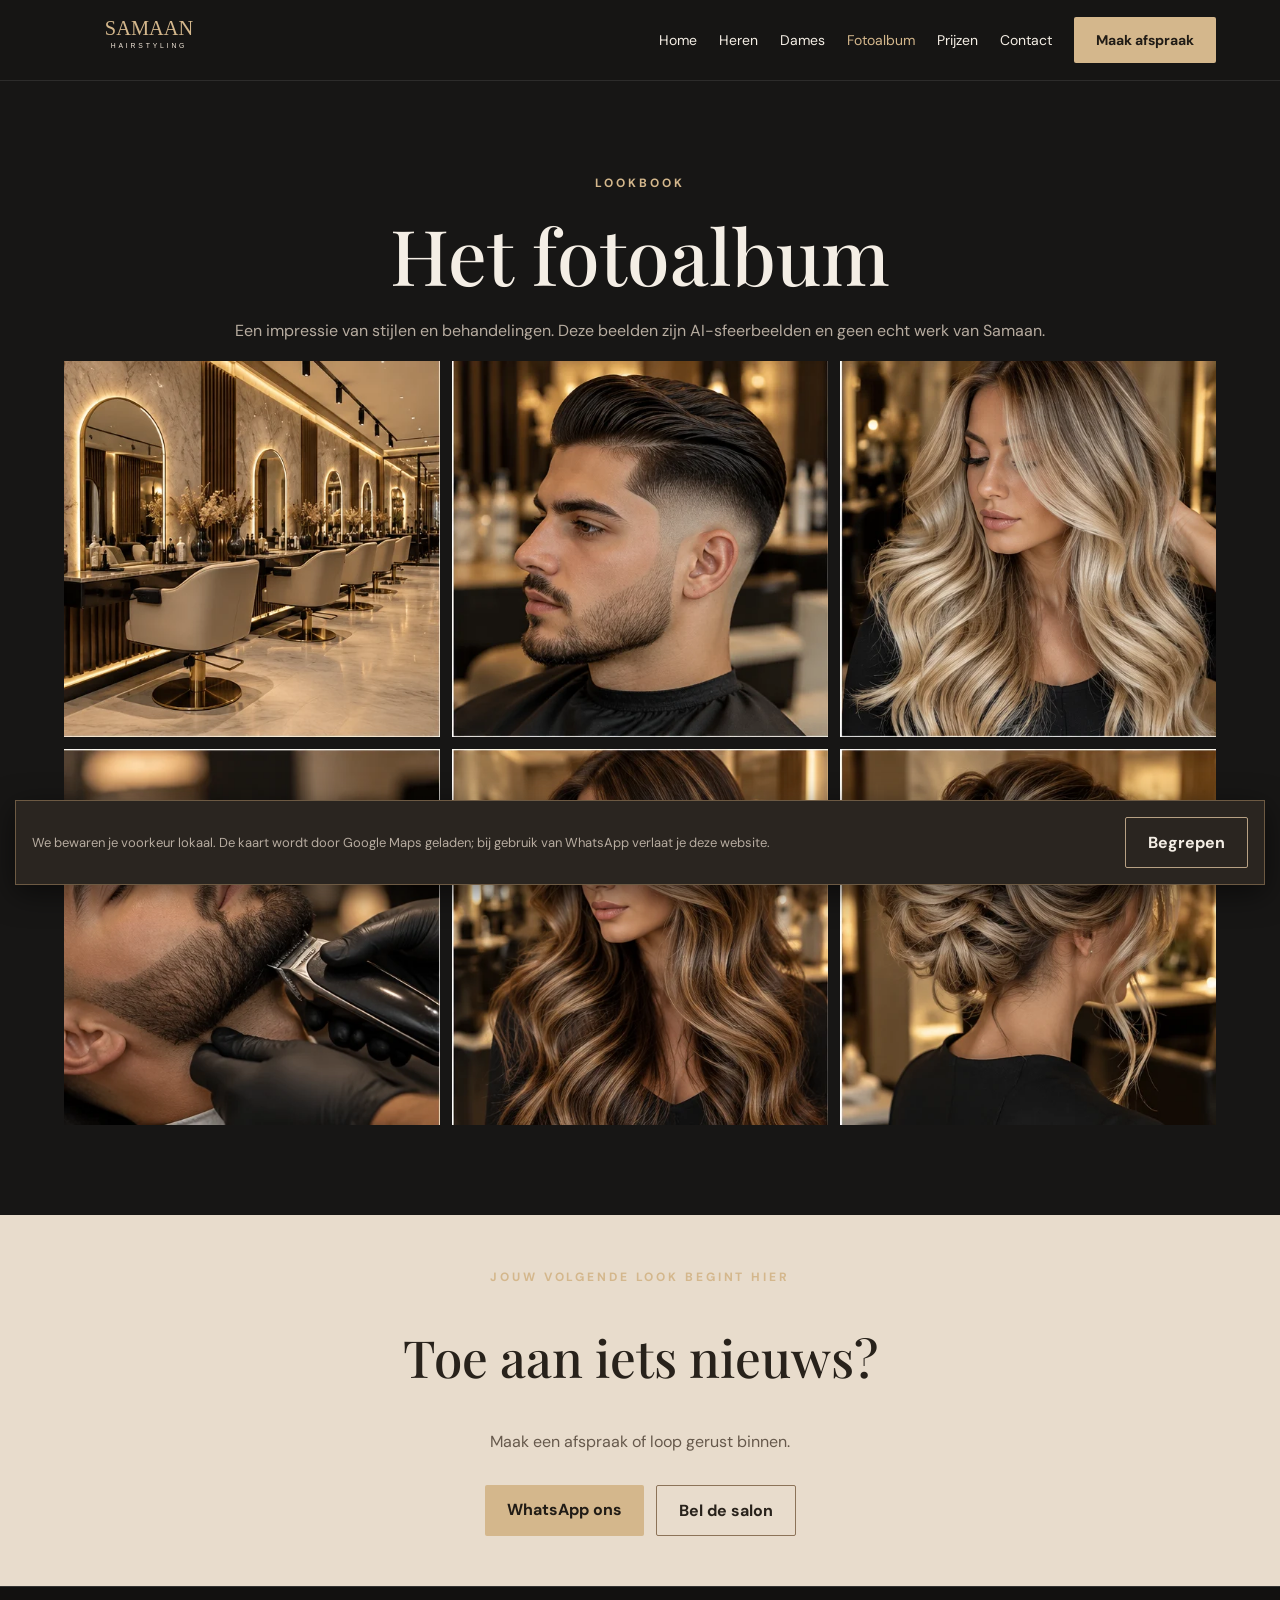
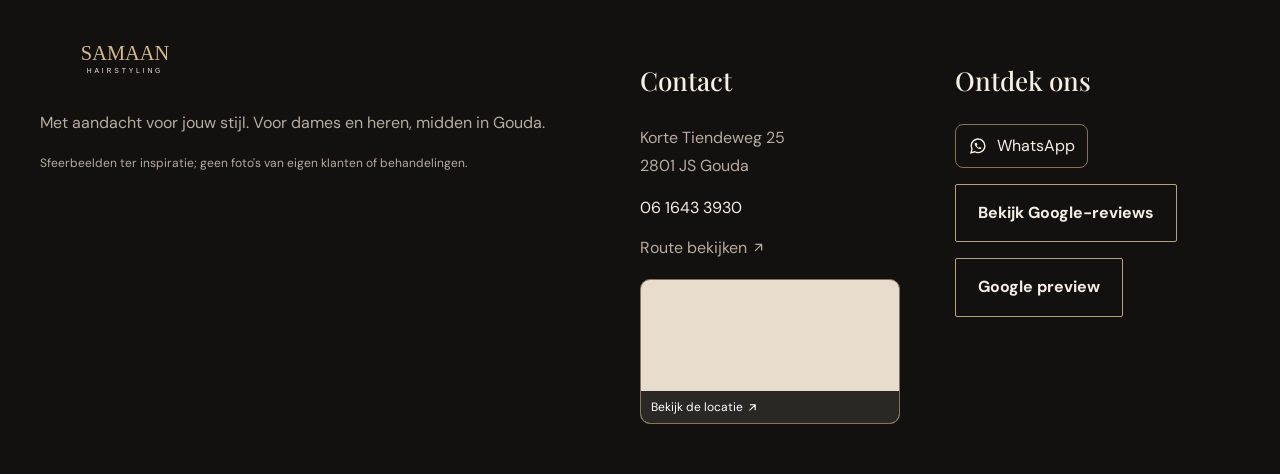
<file: fotoalbum.html>
<!doctype html>
<html lang="nl">
<head>
<meta charset="utf-8">
<meta name="viewport" content="width=device-width,initial-scale=1">
<title>Fotoalbum | Samaan Hairstyling Gouda</title>
<meta name="description" content="Bekijk kapsels en saloninspiratie bij Samaan Hairstyling Gouda.">
<meta name="theme-color" content="#171615">
<meta property="og:title" content="Fotoalbum | Samaan Hairstyling">
<meta property="og:description" content="Bekijk kapsels en saloninspiratie bij Samaan Hairstyling Gouda.">
<meta property="og:type" content="website">
<meta property="og:image" content="assets/dames.webp">
<link rel="stylesheet" href="assets/style.css">
<link rel="icon" href="assets/logo-placeholder.svg" type="image/svg+xml">
<script type="application/ld+json">{"@context": "https://schema.org", "@type": "HairSalon", "name": "Samaan Hairstyling", "telephone": "+31616433930", "address": {"@type": "PostalAddress", "streetAddress": "Korte Tiendeweg 25", "postalCode": "2801 JS", "addressLocality": "Gouda", "addressCountry": "NL"}}</script>
</head>
<body>
<header>
<nav class="nav" aria-label="Hoofdnavigatie">
<a href="index.html" aria-label="Samaan Hairstyling home">
<img class="logo" src="assets/logo-placeholder.svg" alt="Samaan Hairstyling">
</a>
<button id="menu" class="menu" aria-expanded="false" aria-label="Open menu">Menu</button>
<div class="links">
<a href="index.html">Home</a>
<a href="heren.html">Heren</a>
<a href="dames.html">Dames</a>
<a href="fotoalbum.html" aria-current="page">Fotoalbum</a>
<a href="prijzen.html">Prijzen</a>
<a href="contact.html">Contact</a>
<a class="cta" href="contact.html#afspraak">Maak afspraak</a>
</div>
</nav>
</header>
<main>
<section class="section center">
<span class="eyebrow">Lookbook</span>
<h1>Het fotoalbum</h1>
<p>Een impressie van stijlen en behandelingen. Deze beelden zijn AI-sfeerbeelden en geen echt werk van Samaan.</p>
<div class="gallery">
<img loading="lazy" src="assets/salon.webp" alt="AI sfeerbeeld: salon">
<img loading="lazy" src="assets/heren.webp" alt="AI sfeerbeeld: heren">
<img loading="lazy" src="assets/dames.webp" alt="AI sfeerbeeld: dames">
<img loading="lazy" src="assets/baard.webp" alt="AI sfeerbeeld: baard">
<img loading="lazy" src="assets/balayage.webp" alt="AI sfeerbeeld: balayage">
<img loading="lazy" src="assets/opsteken.webp" alt="AI sfeerbeeld: opsteken">
</div>
</section>
</main>
<section class="strip">
<span class="eyebrow">Jouw volgende look begint hier</span>
<h2>Toe aan iets nieuws?</h2>
<p>Maak een afspraak of loop gerust binnen.</p>
<div class="actions" style="justify-content:center">
<a class="button" href="https://wa.me/31616433930" target="_blank" rel="noopener">WhatsApp ons</a>
<a class="button outline" style="color:#28221b;border-color:#8c7358" href="tel:+31616433930">Bel de salon</a>
</div>
</section>
<footer class="footer">
<div class="footer-inner">
<div>
<img class="logo" src="assets/logo-placeholder.svg" alt="Samaan Hairstyling">
<p>Met aandacht voor jouw stijl. Voor dames en heren, midden in Gouda.</p>
<p class="small">Sfeerbeelden ter inspiratie; geen foto's van eigen klanten of behandelingen.</p>
</div>
<div>
<h3>Contact</h3>
<p>Korte Tiendeweg 25<br>2801 JS Gouda</p>
<a href="tel:+31616433930">06 1643 3930</a>
<p>
<a href="https://www.google.com/maps/search/?api=1&query=Korte+Tiendeweg+25+Gouda" target="_blank" rel="noopener">Route bekijken <svg class="arrow-icon" viewBox="0 0 24 24" aria-hidden="true" focusable="false">
<path d="M7 17 17 7M8 7h9v9" fill="none" stroke="currentColor" stroke-width="2" stroke-linecap="round" stroke-linejoin="round"/>
</svg>
</a>
</p>
<a class="footer-map" href="https://www.google.com/maps/search/?api=1&amp;query=Korte+Tiendeweg+25+Gouda" target="_blank" rel="noopener" aria-label="Open de locatie in Google Maps">
<iframe title="Kaart van Korte Tiendeweg 25 in Gouda" src="https://maps.google.com/maps?q=Korte%20Tiendeweg%2025%2C%20Gouda&amp;t=&amp;z=15&amp;ie=UTF8&amp;iwloc=&amp;output=embed" loading="lazy" referrerpolicy="no-referrer-when-downgrade" tabindex="-1">
</iframe>
<span>Bekijk de locatie <svg class="arrow-icon" viewBox="0 0 24 24" aria-hidden="true" focusable="false">
<path d="M7 17 17 7M8 7h9v9" fill="none" stroke="currentColor" stroke-width="2" stroke-linecap="round" stroke-linejoin="round"/>
</svg>
</span>
</a>
</div>
<div>
<h3>Ontdek ons</h3>
<div class="social social-icons">
<a data-social="instagram" hidden>
<svg viewBox="0 0 24 24" aria-hidden="true">
<rect x="3" y="3" width="18" height="18" rx="5" fill="none" stroke="currentColor" stroke-width="1.8"/>
<circle cx="12" cy="12" r="4" fill="none" stroke="currentColor" stroke-width="1.8"/>
<circle cx="17.5" cy="6.5" r="1.1" fill="currentColor"/>
</svg>
<span>Instagram</span>
</a>
<a data-social="tiktok" hidden>
<svg viewBox="0 0 24 24" aria-hidden="true">
<path d="M14 3v11.2a4.3 4.3 0 1 1-4.3-4.3V13a1.3 1.3 0 1 0 1.3 1.3V3h3c.4 2.4 2.1 4.1 5 4.3v3.1c-2-.1-3.7-.7-5-1.8" fill="currentColor"/>
</svg>
<span>TikTok</span>
</a>
<a href="https://wa.me/31616433930" target="_blank" rel="noopener" aria-label="WhatsApp Samaan Hairstyling">
<svg viewBox="0 0 24 24" aria-hidden="true">
<path d="M20.2 11.7a8.2 8.2 0 0 1-12.1 7.2L3.6 20l1.2-4.3a8.2 8.2 0 1 1 15.4-4Z" fill="none" stroke="currentColor" stroke-width="1.7"/>
<path d="M8.4 8.4c-.4.4-.5 1-.3 1.7.7 2.4 3.3 4.8 5.7 5.5.7.2 1.3.1 1.7-.3l.8-1.1-2.2-1.1-.9 1c-1.2-.5-2.3-1.6-2.8-2.8l1-.9-1.1-2.2-1.9.2Z" fill="currentColor"/>
</svg>
<span>WhatsApp</span>
</a>
</div>
<p>
<a class="button outline" href="https://www.google.com/maps?cid=1954973399178327517" target="_blank" rel="noopener">Bekijk Google-reviews</a>
</p>
<p>
<button class="button outline" data-preview>Google preview</button>
</p>
</div>
</div>
</footer>
<div id="preview" class="modal" role="dialog" aria-modal="true" aria-label="Google zoekresultaat voorbeeld">
<div class="modal-inner">
<button class="close" data-close aria-label="Sluiten">×</button>
<p>Voorbeeld van een mogelijk Google zoekresultaat (geen live ranking)</p>
<small>samaanhairstyling.nl</small>
<div class="google-link">Samaan Hairstyling | Kapper voor dames en heren in Gouda</div>
<p>Ontdek knippen, kleuren, balayage en baardverzorging bij Samaan Hairstyling aan de Korte Tiendeweg in Gouda. Maak eenvoudig een afspraak.</p>
<a href="https://www.google.com/search?q=Samaan+Hairstyling+Gouda" target="_blank" rel="noopener">Bekijk echte Google resultaten <svg class="arrow-icon" viewBox="0 0 24 24" aria-hidden="true" focusable="false">
<path d="M7 17 17 7M8 7h9v9" fill="none" stroke="currentColor" stroke-width="2" stroke-linecap="round" stroke-linejoin="round"/>
</svg>
</a>
</div>
</div>
<div id="cookie" class="cookie">
<p>We bewaren je voorkeur lokaal. De kaart wordt door Google Maps geladen; bij gebruik van WhatsApp verlaat je deze website.</p>
<div class="actions">
<button class="button outline" data-consent="necessary">Begrepen</button>
</div>
</div>
<script src="assets/app.js" defer>
</script>
</body>
</html>
</file>
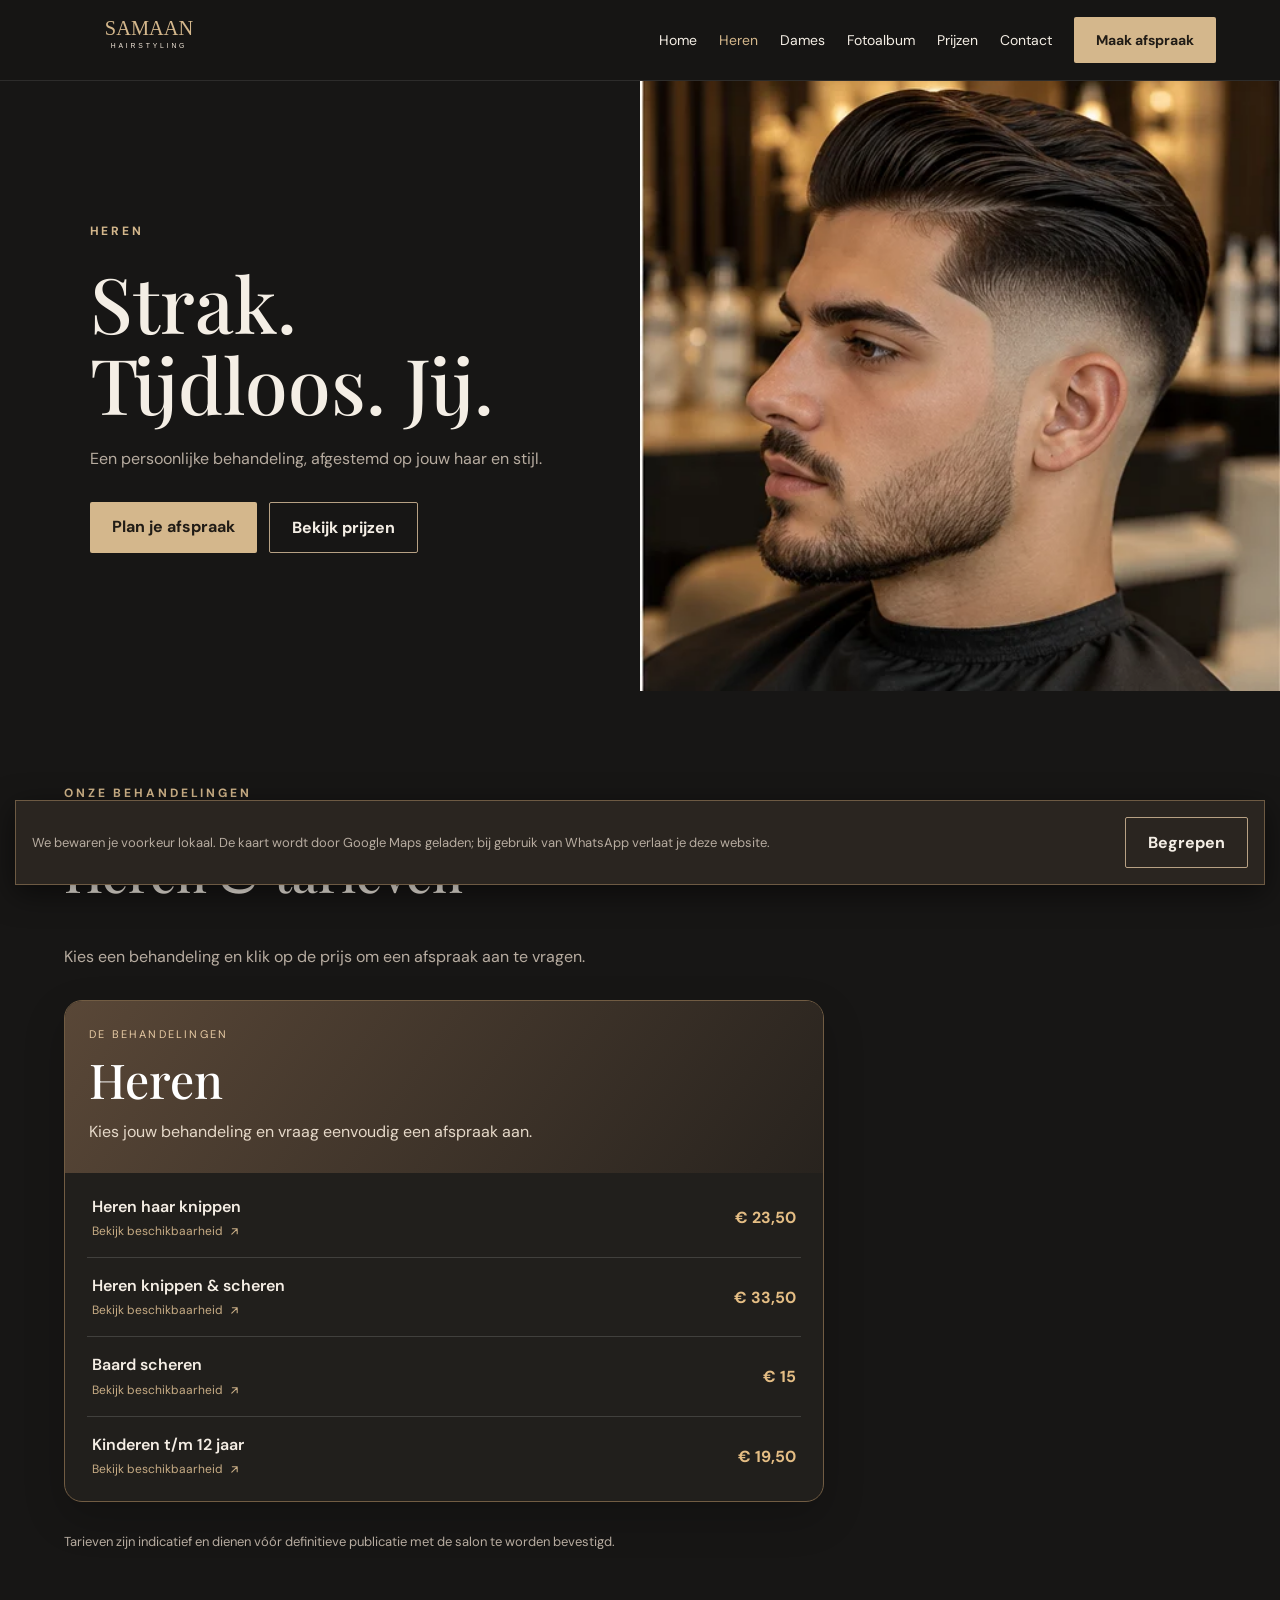
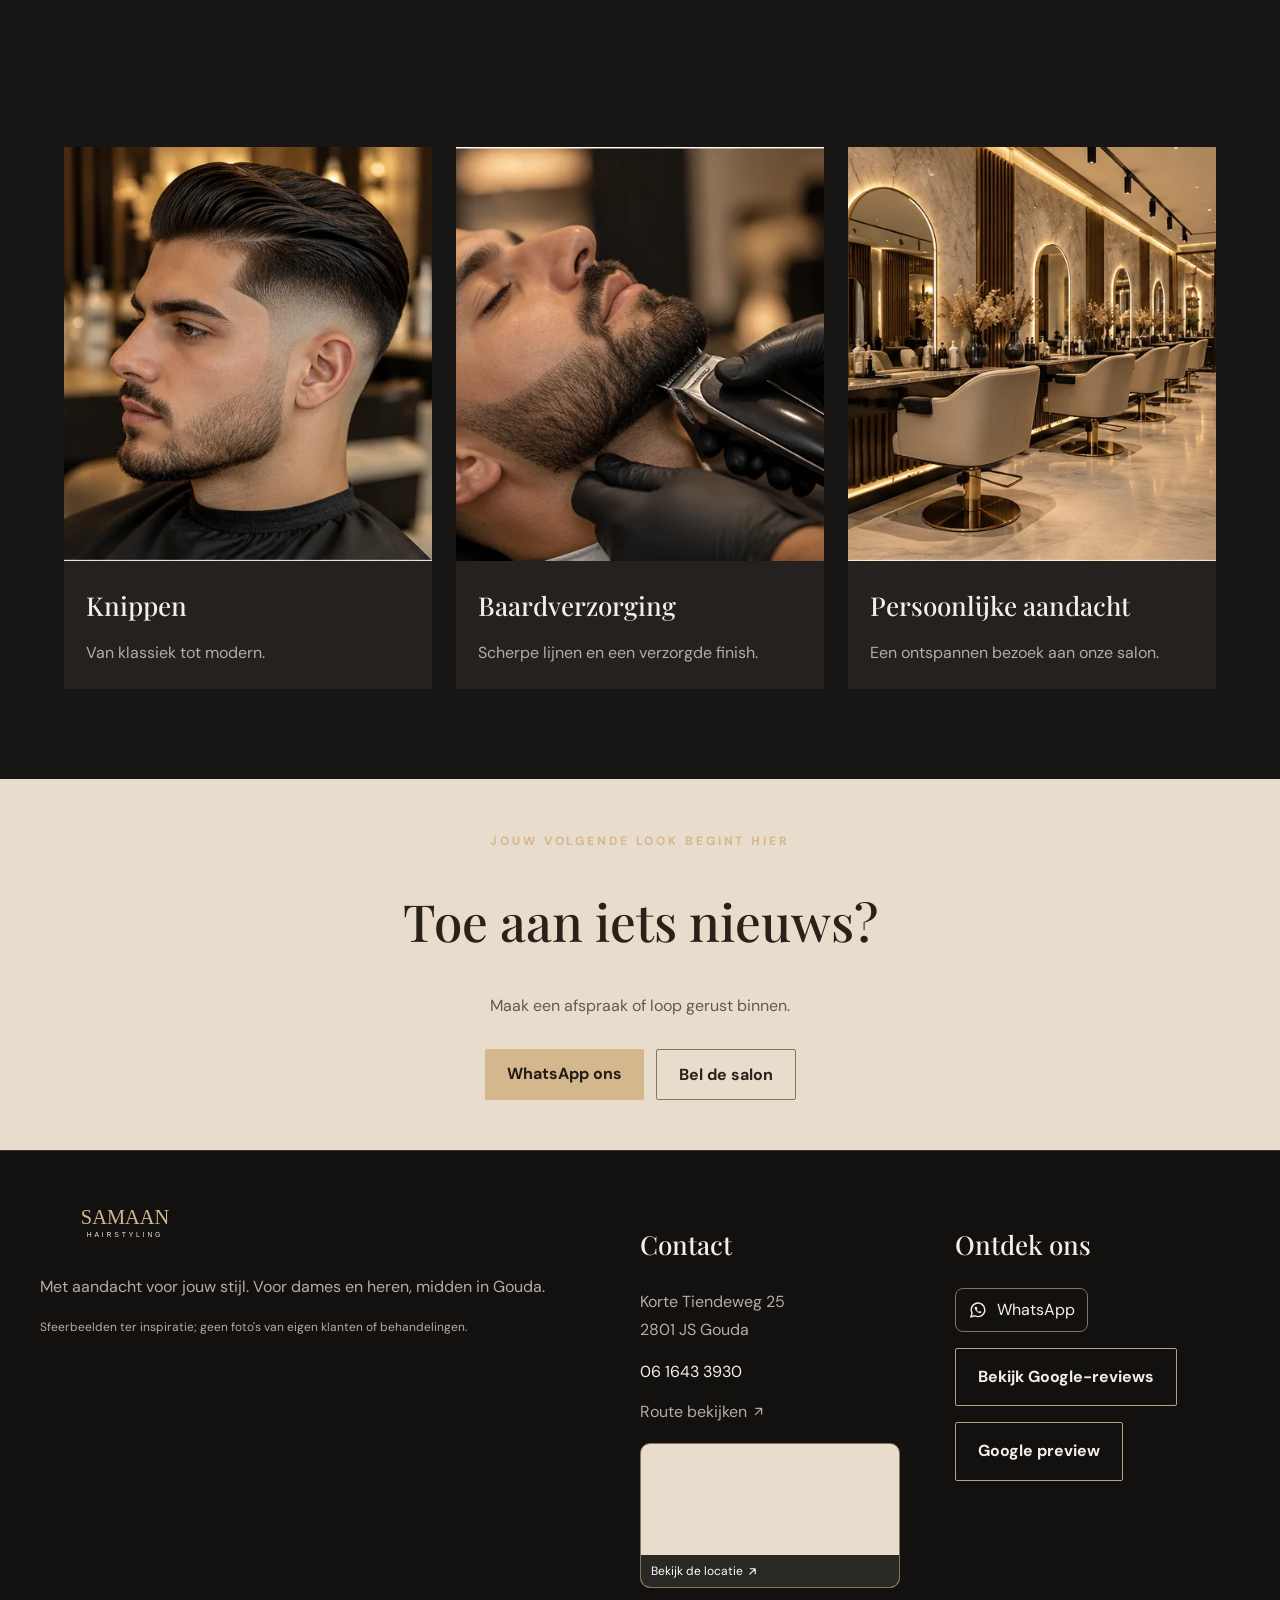
<file: heren.html>
<!doctype html>
<html lang="nl">
<head>
<meta charset="utf-8">
<meta name="viewport" content="width=device-width,initial-scale=1">
<title>Heren kapper | Samaan Hairstyling Gouda</title>
<meta name="description" content="Heren knippen en styling bij Samaan Hairstyling in Gouda.">
<meta name="theme-color" content="#171615">
<meta property="og:title" content="Heren kapper | Samaan Hairstyling">
<meta property="og:description" content="Heren knippen en styling bij Samaan Hairstyling in Gouda.">
<meta property="og:type" content="website">
<meta property="og:image" content="assets/dames.webp">
<link rel="stylesheet" href="assets/style.css?v=20261016-mobile-fix2">
<link rel="icon" href="assets/logo-placeholder.svg" type="image/svg+xml">
<script type="application/ld+json">{"@context": "https://schema.org", "@type": "HairSalon", "name": "Samaan Hairstyling", "telephone": "+31616433930", "address": {"@type": "PostalAddress", "streetAddress": "Korte Tiendeweg 25", "postalCode": "2801 JS", "addressLocality": "Gouda", "addressCountry": "NL"}}</script>
<style id="treatment-card-critical">.treatment-section .menu-grid{display:grid;grid-template-columns:minmax(0,1fr);max-width:760px;width:100%;gap:20px;margin:28px 0}.treatment-section .menu-card{display:block;min-width:0;width:100%;overflow:hidden;border:1px solid #715c43;border-radius:18px;background:#211f1c}.treatment-section .menu-card-head{padding:26px 24px;background:linear-gradient(125deg,#594737,#28231e)}.treatment-section .menu-card-head>span{display:block;color:#e8cba5;letter-spacing:.2em;font-size:11px}.treatment-section .menu-card-head h2{font-size:clamp(32px,5vw,48px);margin:12px 0;color:#fff}.treatment-section .menu-card-head p{margin:0;color:#e6d9c9}.treatment-section .menu-items{display:block;padding:6px 22px}.treatment-section .menu-item{display:flex;align-items:center;justify-content:space-between;gap:14px;padding:17px 5px;min-height:74px;border-bottom:1px solid #ffffff25;color:#f5eee5;text-decoration:none}.treatment-section .menu-item:last-child{border-bottom:0}.treatment-section .menu-item>span{display:block;flex:1;min-width:0}.treatment-section .menu-item strong{display:block;font-size:16px;font-weight:600;line-height:1.4}.treatment-section .menu-item small{display:inline-flex;align-items:center;gap:5px;margin-top:5px;font-size:12px;color:#c6ab84;line-height:1.4}.treatment-section .menu-item b{display:block;flex:none;color:#e4bd84;font-size:16px;white-space:nowrap}.treatment-section .menu-item small>span{display:inline-flex;width:13px;height:13px;flex:0 0 13px;align-items:center}.treatment-section .menu-item svg.arrow-icon{display:block!important;position:static!important;float:none!important;width:13px!important;height:13px!important;min-width:13px!important;min-height:13px!important;max-width:13px!important;max-height:13px!important;transform:none!important;flex:none!important}.treatment-section .menu-note{margin-top:18px;font-size:13px;color:#b7aca0}@media(max-width:540px){.treatment-section .menu-card-head{padding:24px 18px}.treatment-section .menu-items{padding:4px 14px}.treatment-section .menu-item{padding:15px 2px;min-height:72px;gap:9px}.treatment-section .menu-item strong{font-size:14px}.treatment-section .menu-item b{font-size:14px}.treatment-section .menu-card-head h2{font-size:36px}}</style>
</head>
<body>
<header>
<nav class="nav" aria-label="Hoofdnavigatie">
<a href="index.html" aria-label="Samaan Hairstyling home">
<img class="logo" src="assets/logo-placeholder.svg" alt="Samaan Hairstyling">
</a>
<button id="menu" class="menu" aria-expanded="false" aria-label="Open menu">Menu</button>
<div class="links">
<a href="index.html">Home</a>
<a href="heren.html" aria-current="page">Heren</a>
<a href="dames.html">Dames</a>
<a href="fotoalbum.html">Fotoalbum</a>
<a href="prijzen.html">Prijzen</a>
<a href="contact.html">Contact</a>
<a class="cta" href="contact.html#afspraak">Maak afspraak</a>
</div>
</nav>
</header>
<main>
<div class="hero">
<div class="hero-copy reveal">
<span class="eyebrow">Heren</span>
<h1>Strak. Tijdloos. Jij.</h1>
<p>Een persoonlijke behandeling, afgestemd op jouw haar en stijl.</p>
<div class="actions">
<a class="button" href="contact.html#afspraak">Plan je afspraak</a>
<a class="button outline" href="prijzen.html">Bekijk prijzen</a>
</div>
</div>
<img src="assets/heren.webp" alt="Sfeerbeeld van heren">
</div>
<section class="section treatment-section">
<span class="eyebrow">Onze behandelingen</span>
<h2>Heren & tarieven</h2>
<p>Kies een behandeling en klik op de prijs om een afspraak aan te vragen.</p>
<div class="menu-grid treatment-grid">
<article class="menu-card">
<div class="menu-card-head">
<span>DE BEHANDELINGEN</span>
<h2>Heren</h2>
<p>Kies jouw behandeling en vraag eenvoudig een afspraak aan.</p>
</div>
<div class="menu-items">
<a class="menu-item" href="contact.html?behandeling=Heren%20haar%20knippen#afspraak" aria-label="Afspraak aanvragen voor Heren haar knippen">
<span>
<strong>Heren haar knippen</strong>
<small>Bekijk beschikbaarheid <span aria-hidden="true">
<svg class="arrow-icon" viewBox="0 0 24 24" aria-hidden="true" focusable="false">
<path d="M7 17 17 7M8 7h9v9" fill="none" stroke="currentColor" stroke-width="2" stroke-linecap="round" stroke-linejoin="round"/>
</svg>
</span>
</small>
</span>
<b>€ 23,50</b>
</a>
<a class="menu-item" href="contact.html?behandeling=Heren%20knippen%20%26%20scheren#afspraak" aria-label="Afspraak aanvragen voor Heren knippen & scheren">
<span>
<strong>Heren knippen & scheren</strong>
<small>Bekijk beschikbaarheid <span aria-hidden="true">
<svg class="arrow-icon" viewBox="0 0 24 24" aria-hidden="true" focusable="false">
<path d="M7 17 17 7M8 7h9v9" fill="none" stroke="currentColor" stroke-width="2" stroke-linecap="round" stroke-linejoin="round"/>
</svg>
</span>
</small>
</span>
<b>€ 33,50</b>
</a>
<a class="menu-item" href="contact.html?behandeling=Baard%20scheren#afspraak" aria-label="Afspraak aanvragen voor Baard scheren">
<span>
<strong>Baard scheren</strong>
<small>Bekijk beschikbaarheid <span aria-hidden="true">
<svg class="arrow-icon" viewBox="0 0 24 24" aria-hidden="true" focusable="false">
<path d="M7 17 17 7M8 7h9v9" fill="none" stroke="currentColor" stroke-width="2" stroke-linecap="round" stroke-linejoin="round"/>
</svg>
</span>
</small>
</span>
<b>€ 15</b>
</a>
<a class="menu-item" href="contact.html?behandeling=Kinderen%20t%2Fm%2012%20jaar#afspraak" aria-label="Afspraak aanvragen voor Kinderen t/m 12 jaar">
<span>
<strong>Kinderen t/m 12 jaar</strong>
<small>Bekijk beschikbaarheid <span aria-hidden="true">
<svg class="arrow-icon" viewBox="0 0 24 24" aria-hidden="true" focusable="false">
<path d="M7 17 17 7M8 7h9v9" fill="none" stroke="currentColor" stroke-width="2" stroke-linecap="round" stroke-linejoin="round"/>
</svg>
</span>
</small>
</span>
<b>€ 19,50</b>
</a>
</div>
</article>
</div>
<p class="menu-note">Tarieven zijn indicatief en dienen vóór definitieve publicatie met de salon te worden bevestigd.</p>
</section>
<section class="section">
<div class="grid">
<a class="tile" href="fotoalbum.html">
<img loading="lazy" src="assets/heren.webp" alt="Sfeerimpressie: Knippen">
<div class="content">
<h3>Knippen</h3>
<p>Van klassiek tot modern.</p>
</div>
</a>
<a class="tile" href="fotoalbum.html">
<img loading="lazy" src="assets/baard.webp" alt="Sfeerimpressie: Baardverzorging">
<div class="content">
<h3>Baardverzorging</h3>
<p>Scherpe lijnen en een verzorgde finish.</p>
</div>
</a>
<a class="tile" href="contact.html">
<img loading="lazy" src="assets/salon.webp" alt="Sfeerimpressie: Persoonlijke aandacht">
<div class="content">
<h3>Persoonlijke aandacht</h3>
<p>Een ontspannen bezoek aan onze salon.</p>
</div>
</a>
</div>
</section>
</main>
<section class="strip">
<span class="eyebrow">Jouw volgende look begint hier</span>
<h2>Toe aan iets nieuws?</h2>
<p>Maak een afspraak of loop gerust binnen.</p>
<div class="actions" style="justify-content:center">
<a class="button" href="https://wa.me/31616433930" target="_blank" rel="noopener">WhatsApp ons</a>
<a class="button outline" style="color:#28221b;border-color:#8c7358" href="tel:+31616433930">Bel de salon</a>
</div>
</section>
<footer class="footer">
<div class="footer-inner">
<div>
<img class="logo" src="assets/logo-placeholder.svg" alt="Samaan Hairstyling">
<p>Met aandacht voor jouw stijl. Voor dames en heren, midden in Gouda.</p>
<p class="small">Sfeerbeelden ter inspiratie; geen foto's van eigen klanten of behandelingen.</p>
</div>
<div>
<h3>Contact</h3>
<p>Korte Tiendeweg 25<br>2801 JS Gouda</p>
<a href="tel:+31616433930">06 1643 3930</a>
<p>
<a href="https://www.google.com/maps/search/?api=1&query=Korte+Tiendeweg+25+Gouda" target="_blank" rel="noopener">Route bekijken <svg class="arrow-icon" viewBox="0 0 24 24" aria-hidden="true" focusable="false">
<path d="M7 17 17 7M8 7h9v9" fill="none" stroke="currentColor" stroke-width="2" stroke-linecap="round" stroke-linejoin="round"/>
</svg>
</a>
</p>
<a class="footer-map" href="https://www.google.com/maps/search/?api=1&amp;query=Korte+Tiendeweg+25+Gouda" target="_blank" rel="noopener" aria-label="Open de locatie in Google Maps">
<iframe title="Kaart van Korte Tiendeweg 25 in Gouda" src="https://maps.google.com/maps?q=Korte%20Tiendeweg%2025%2C%20Gouda&amp;t=&amp;z=15&amp;ie=UTF8&amp;iwloc=&amp;output=embed" loading="lazy" referrerpolicy="no-referrer-when-downgrade" tabindex="-1">
</iframe>
<span>Bekijk de locatie <svg class="arrow-icon" viewBox="0 0 24 24" aria-hidden="true" focusable="false">
<path d="M7 17 17 7M8 7h9v9" fill="none" stroke="currentColor" stroke-width="2" stroke-linecap="round" stroke-linejoin="round"/>
</svg>
</span>
</a>
</div>
<div>
<h3>Ontdek ons</h3>
<div class="social social-icons">
<a data-social="instagram" hidden>
<svg viewBox="0 0 24 24" aria-hidden="true">
<rect x="3" y="3" width="18" height="18" rx="5" fill="none" stroke="currentColor" stroke-width="1.8"/>
<circle cx="12" cy="12" r="4" fill="none" stroke="currentColor" stroke-width="1.8"/>
<circle cx="17.5" cy="6.5" r="1.1" fill="currentColor"/>
</svg>
<span>Instagram</span>
</a>
<a data-social="tiktok" hidden>
<svg viewBox="0 0 24 24" aria-hidden="true">
<path d="M14 3v11.2a4.3 4.3 0 1 1-4.3-4.3V13a1.3 1.3 0 1 0 1.3 1.3V3h3c.4 2.4 2.1 4.1 5 4.3v3.1c-2-.1-3.7-.7-5-1.8" fill="currentColor"/>
</svg>
<span>TikTok</span>
</a>
<a href="https://wa.me/31616433930" target="_blank" rel="noopener" aria-label="WhatsApp Samaan Hairstyling">
<svg viewBox="0 0 24 24" aria-hidden="true">
<path d="M20.2 11.7a8.2 8.2 0 0 1-12.1 7.2L3.6 20l1.2-4.3a8.2 8.2 0 1 1 15.4-4Z" fill="none" stroke="currentColor" stroke-width="1.7"/>
<path d="M8.4 8.4c-.4.4-.5 1-.3 1.7.7 2.4 3.3 4.8 5.7 5.5.7.2 1.3.1 1.7-.3l.8-1.1-2.2-1.1-.9 1c-1.2-.5-2.3-1.6-2.8-2.8l1-.9-1.1-2.2-1.9.2Z" fill="currentColor"/>
</svg>
<span>WhatsApp</span>
</a>
</div>
<p>
<a class="button outline" href="https://www.google.com/maps?cid=1954973399178327517" target="_blank" rel="noopener">Bekijk Google-reviews</a>
</p>
<p>
<button class="button outline" data-preview>Google preview</button>
</p>
</div>
</div>
</footer>
<div id="preview" class="modal" role="dialog" aria-modal="true" aria-label="Google zoekresultaat voorbeeld">
<div class="modal-inner">
<button class="close" data-close aria-label="Sluiten">×</button>
<p>Voorbeeld van een mogelijk Google zoekresultaat (geen live ranking)</p>
<small>samaanhairstyling.nl</small>
<div class="google-link">Samaan Hairstyling | Kapper voor dames en heren in Gouda</div>
<p>Ontdek knippen, kleuren, balayage en baardverzorging bij Samaan Hairstyling aan de Korte Tiendeweg in Gouda. Maak eenvoudig een afspraak.</p>
<a href="https://www.google.com/search?q=Samaan+Hairstyling+Gouda" target="_blank" rel="noopener">Bekijk echte Google resultaten <svg class="arrow-icon" viewBox="0 0 24 24" aria-hidden="true" focusable="false">
<path d="M7 17 17 7M8 7h9v9" fill="none" stroke="currentColor" stroke-width="2" stroke-linecap="round" stroke-linejoin="round"/>
</svg>
</a>
</div>
</div>
<div id="cookie" class="cookie">
<p>We bewaren je voorkeur lokaal. De kaart wordt door Google Maps geladen; bij gebruik van WhatsApp verlaat je deze website.</p>
<div class="actions">
<button class="button outline" data-consent="necessary">Begrepen</button>
</div>
</div>
<script src="assets/app.js" defer>
</script>
</body>
</html>
</file>
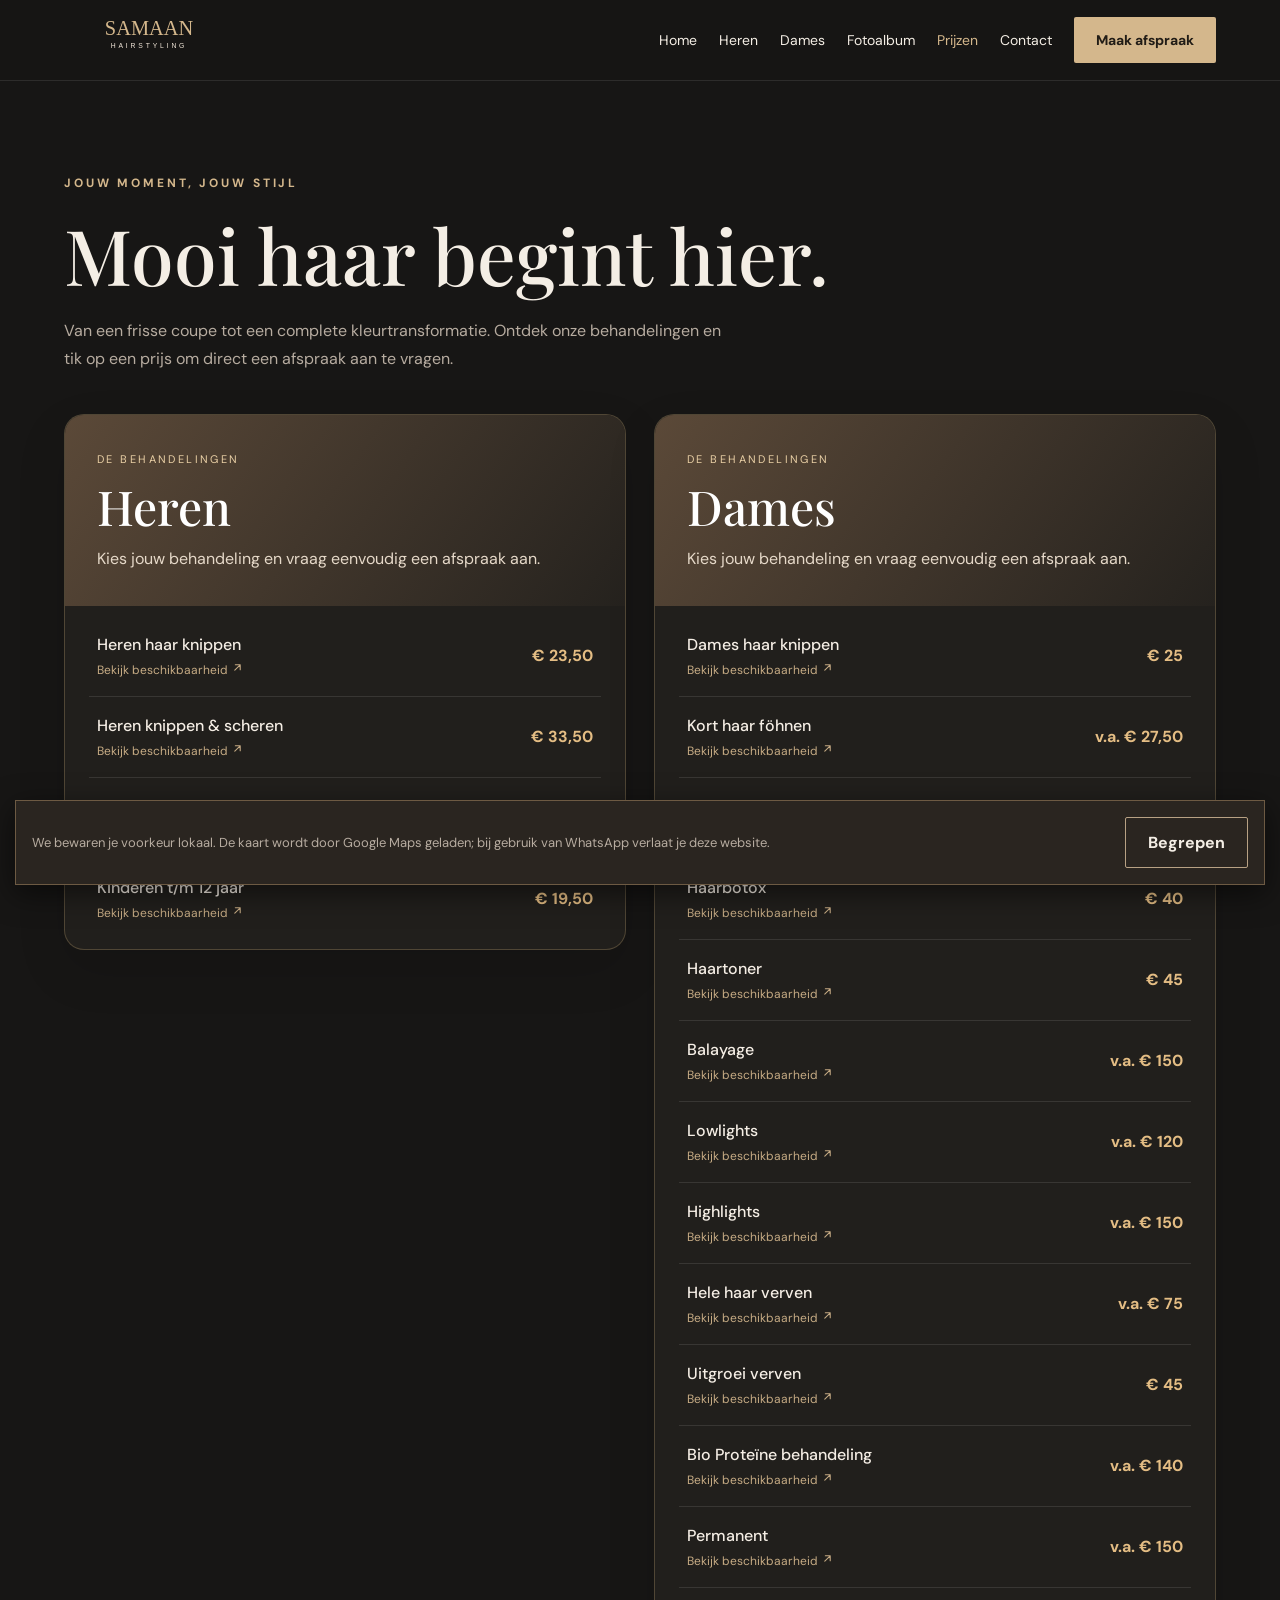
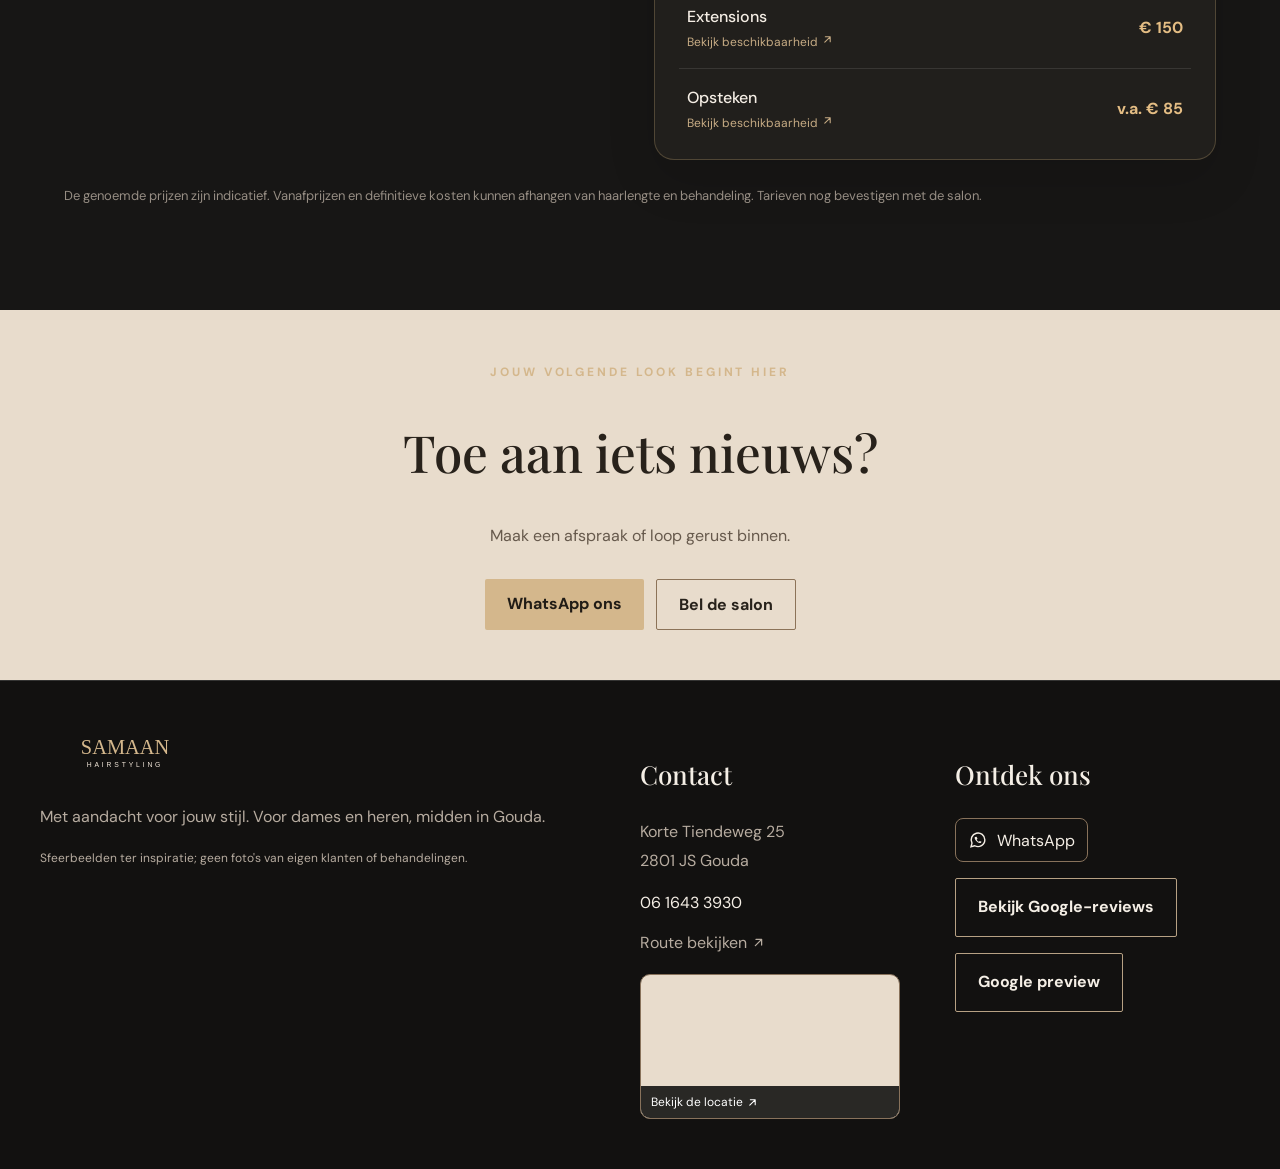
<file: prijzen.html>
<!doctype html>
<html lang="nl">
<head>
<meta charset="utf-8">
<meta name="viewport" content="width=device-width,initial-scale=1">
<title>Prijzen | Samaan Hairstyling Gouda</title>
<meta name="description" content="Bekijk de tarieven voor dames en heren bij Samaan Hairstyling Gouda.">
<meta name="theme-color" content="#171615">
<meta property="og:title" content="Prijzen | Samaan Hairstyling">
<meta property="og:description" content="Bekijk de tarieven voor dames en heren bij Samaan Hairstyling Gouda.">
<meta property="og:type" content="website">
<meta property="og:image" content="assets/dames.webp">
<link rel="stylesheet" href="assets/style.css">
<link rel="icon" href="assets/logo-placeholder.svg" type="image/svg+xml">
<script type="application/ld+json">{"@context": "https://schema.org", "@type": "HairSalon", "name": "Samaan Hairstyling", "telephone": "+31616433930", "address": {"@type": "PostalAddress", "streetAddress": "Korte Tiendeweg 25", "postalCode": "2801 JS", "addressLocality": "Gouda", "addressCountry": "NL"}}</script>
<style>.menu-grid{display:grid;grid-template-columns:repeat(2,minmax(0,1fr));gap:28px;margin-top:40px;align-items:start}.menu-card{border:1px solid rgba(190,158,110,.3);border-radius:20px;overflow:hidden;background:#211f1c;box-shadow:0 20px 50px rgba(0,0,0,.12)}.menu-card-head{padding:32px;background:linear-gradient(125deg,#5b4938,#25221e)}.menu-card-head span{letter-spacing:.22em;font-size:11px;color:#ead0a6}.menu-card-head h2{margin:12px 0;font-size:clamp(30px,4vw,48px);color:#fff}.menu-card-head p{color:#e6d9c9;margin:0}.menu-items{padding:10px 24px}.menu-item{display:flex;justify-content:space-between;gap:15px;align-items:center;padding:18px 8px;border-bottom:1px solid rgba(255,255,255,.1);text-decoration:none;color:#f5eee5;transition:background .2s,transform .2s,padding .2s}.menu-item:last-child{border-bottom:0}.menu-item strong{display:block;font-weight:500}.menu-item small{display:block;color:#c6ab84;margin-top:6px;font-size:12px}.menu-item b{white-space:nowrap;color:#e4bd84;font-size:16px}.menu-item:hover,.menu-item:focus-visible{background:rgba(219,180,122,.12);padding-left:15px;outline-offset:3px}.menu-note{margin-top:24px;opacity:.8;font-size:13px}@media(max-width:760px){.menu-grid{grid-template-columns:1fr;gap:20px}.menu-card-head{padding:25px}.menu-items{padding:8px 14px}.menu-item{padding:15px 5px}.menu-item b{font-size:14px}}</style>
</head>
<body>
<header>
<nav class="nav" aria-label="Hoofdnavigatie">
<a href="index.html" aria-label="Samaan Hairstyling home">
<img class="logo" src="assets/logo-placeholder.svg" alt="Samaan Hairstyling">
</a>
<button id="menu" class="menu" aria-expanded="false" aria-label="Open menu">Menu</button>
<div class="links">
<a href="index.html">Home</a>
<a href="heren.html">Heren</a>
<a href="dames.html">Dames</a>
<a href="fotoalbum.html">Fotoalbum</a>
<a href="prijzen.html" aria-current="page">Prijzen</a>
<a href="contact.html">Contact</a>
<a class="cta" href="contact.html#afspraak">Maak afspraak</a>
</div>
</nav>
</header>
<main>
<section class="section">
<span class="eyebrow">Jouw moment, jouw stijl</span>
<h1>Mooi haar begint hier.</h1>
<p style="max-width:660px">Van een frisse coupe tot een complete kleurtransformatie. Ontdek onze behandelingen en tik op een prijs om direct een afspraak aan te vragen.</p>
<div class="menu-grid">
<article class="menu-card">
<div class="menu-card-head">
<span>DE BEHANDELINGEN</span>
<h2>Heren</h2>
<p>Kies jouw behandeling en vraag eenvoudig een afspraak aan.</p>
</div>
<div class="menu-items">
<a class="menu-item" href="contact.html?behandeling=Heren%20haar%20knippen#afspraak" aria-label="Afspraak aanvragen voor Heren haar knippen">
<span>
<strong>Heren haar knippen</strong>
<small>Bekijk beschikbaarheid <span aria-hidden="true">
<svg class="arrow-icon" viewBox="0 0 24 24" aria-hidden="true" focusable="false">
<path d="M7 17 17 7M8 7h9v9" fill="none" stroke="currentColor" stroke-width="2" stroke-linecap="round" stroke-linejoin="round"/>
</svg>
</span>
</small>
</span>
<b>€ 23,50</b>
</a>
<a class="menu-item" href="contact.html?behandeling=Heren%20knippen%20%26%20scheren#afspraak" aria-label="Afspraak aanvragen voor Heren knippen & scheren">
<span>
<strong>Heren knippen & scheren</strong>
<small>Bekijk beschikbaarheid <span aria-hidden="true">
<svg class="arrow-icon" viewBox="0 0 24 24" aria-hidden="true" focusable="false">
<path d="M7 17 17 7M8 7h9v9" fill="none" stroke="currentColor" stroke-width="2" stroke-linecap="round" stroke-linejoin="round"/>
</svg>
</span>
</small>
</span>
<b>€ 33,50</b>
</a>
<a class="menu-item" href="contact.html?behandeling=Baard%20scheren#afspraak" aria-label="Afspraak aanvragen voor Baard scheren">
<span>
<strong>Baard scheren</strong>
<small>Bekijk beschikbaarheid <span aria-hidden="true">
<svg class="arrow-icon" viewBox="0 0 24 24" aria-hidden="true" focusable="false">
<path d="M7 17 17 7M8 7h9v9" fill="none" stroke="currentColor" stroke-width="2" stroke-linecap="round" stroke-linejoin="round"/>
</svg>
</span>
</small>
</span>
<b>€ 15</b>
</a>
<a class="menu-item" href="contact.html?behandeling=Kinderen%20t%2Fm%2012%20jaar#afspraak" aria-label="Afspraak aanvragen voor Kinderen t/m 12 jaar">
<span>
<strong>Kinderen t/m 12 jaar</strong>
<small>Bekijk beschikbaarheid <span aria-hidden="true">
<svg class="arrow-icon" viewBox="0 0 24 24" aria-hidden="true" focusable="false">
<path d="M7 17 17 7M8 7h9v9" fill="none" stroke="currentColor" stroke-width="2" stroke-linecap="round" stroke-linejoin="round"/>
</svg>
</span>
</small>
</span>
<b>€ 19,50</b>
</a>
</div>
</article>
<article class="menu-card">
<div class="menu-card-head">
<span>DE BEHANDELINGEN</span>
<h2>Dames</h2>
<p>Kies jouw behandeling en vraag eenvoudig een afspraak aan.</p>
</div>
<div class="menu-items">
<a class="menu-item" href="contact.html?behandeling=Dames%20haar%20knippen#afspraak" aria-label="Afspraak aanvragen voor Dames haar knippen">
<span>
<strong>Dames haar knippen</strong>
<small>Bekijk beschikbaarheid <span aria-hidden="true">
<svg class="arrow-icon" viewBox="0 0 24 24" aria-hidden="true" focusable="false">
<path d="M7 17 17 7M8 7h9v9" fill="none" stroke="currentColor" stroke-width="2" stroke-linecap="round" stroke-linejoin="round"/>
</svg>
</span>
</small>
</span>
<b>€ 25</b>
</a>
<a class="menu-item" href="contact.html?behandeling=Kort%20haar%20f%C3%B6hnen#afspraak" aria-label="Afspraak aanvragen voor Kort haar föhnen">
<span>
<strong>Kort haar föhnen</strong>
<small>Bekijk beschikbaarheid <span aria-hidden="true">
<svg class="arrow-icon" viewBox="0 0 24 24" aria-hidden="true" focusable="false">
<path d="M7 17 17 7M8 7h9v9" fill="none" stroke="currentColor" stroke-width="2" stroke-linecap="round" stroke-linejoin="round"/>
</svg>
</span>
</small>
</span>
<b>v.a. € 27,50</b>
</a>
<a class="menu-item" href="contact.html?behandeling=Lang%20haar%20f%C3%B6hnen#afspraak" aria-label="Afspraak aanvragen voor Lang haar föhnen">
<span>
<strong>Lang haar föhnen</strong>
<small>Bekijk beschikbaarheid <span aria-hidden="true">
<svg class="arrow-icon" viewBox="0 0 24 24" aria-hidden="true" focusable="false">
<path d="M7 17 17 7M8 7h9v9" fill="none" stroke="currentColor" stroke-width="2" stroke-linecap="round" stroke-linejoin="round"/>
</svg>
</span>
</small>
</span>
<b>€ 35</b>
</a>
<a class="menu-item" href="contact.html?behandeling=Haarbotox#afspraak" aria-label="Afspraak aanvragen voor Haarbotox">
<span>
<strong>Haarbotox</strong>
<small>Bekijk beschikbaarheid <span aria-hidden="true">
<svg class="arrow-icon" viewBox="0 0 24 24" aria-hidden="true" focusable="false">
<path d="M7 17 17 7M8 7h9v9" fill="none" stroke="currentColor" stroke-width="2" stroke-linecap="round" stroke-linejoin="round"/>
</svg>
</span>
</small>
</span>
<b>€ 40</b>
</a>
<a class="menu-item" href="contact.html?behandeling=Haartoner#afspraak" aria-label="Afspraak aanvragen voor Haartoner">
<span>
<strong>Haartoner</strong>
<small>Bekijk beschikbaarheid <span aria-hidden="true">
<svg class="arrow-icon" viewBox="0 0 24 24" aria-hidden="true" focusable="false">
<path d="M7 17 17 7M8 7h9v9" fill="none" stroke="currentColor" stroke-width="2" stroke-linecap="round" stroke-linejoin="round"/>
</svg>
</span>
</small>
</span>
<b>€ 45</b>
</a>
<a class="menu-item" href="contact.html?behandeling=Balayage#afspraak" aria-label="Afspraak aanvragen voor Balayage">
<span>
<strong>Balayage</strong>
<small>Bekijk beschikbaarheid <span aria-hidden="true">
<svg class="arrow-icon" viewBox="0 0 24 24" aria-hidden="true" focusable="false">
<path d="M7 17 17 7M8 7h9v9" fill="none" stroke="currentColor" stroke-width="2" stroke-linecap="round" stroke-linejoin="round"/>
</svg>
</span>
</small>
</span>
<b>v.a. € 150</b>
</a>
<a class="menu-item" href="contact.html?behandeling=Lowlights#afspraak" aria-label="Afspraak aanvragen voor Lowlights">
<span>
<strong>Lowlights</strong>
<small>Bekijk beschikbaarheid <span aria-hidden="true">
<svg class="arrow-icon" viewBox="0 0 24 24" aria-hidden="true" focusable="false">
<path d="M7 17 17 7M8 7h9v9" fill="none" stroke="currentColor" stroke-width="2" stroke-linecap="round" stroke-linejoin="round"/>
</svg>
</span>
</small>
</span>
<b>v.a. € 120</b>
</a>
<a class="menu-item" href="contact.html?behandeling=Highlights#afspraak" aria-label="Afspraak aanvragen voor Highlights">
<span>
<strong>Highlights</strong>
<small>Bekijk beschikbaarheid <span aria-hidden="true">
<svg class="arrow-icon" viewBox="0 0 24 24" aria-hidden="true" focusable="false">
<path d="M7 17 17 7M8 7h9v9" fill="none" stroke="currentColor" stroke-width="2" stroke-linecap="round" stroke-linejoin="round"/>
</svg>
</span>
</small>
</span>
<b>v.a. € 150</b>
</a>
<a class="menu-item" href="contact.html?behandeling=Hele%20haar%20verven#afspraak" aria-label="Afspraak aanvragen voor Hele haar verven">
<span>
<strong>Hele haar verven</strong>
<small>Bekijk beschikbaarheid <span aria-hidden="true">
<svg class="arrow-icon" viewBox="0 0 24 24" aria-hidden="true" focusable="false">
<path d="M7 17 17 7M8 7h9v9" fill="none" stroke="currentColor" stroke-width="2" stroke-linecap="round" stroke-linejoin="round"/>
</svg>
</span>
</small>
</span>
<b>v.a. € 75</b>
</a>
<a class="menu-item" href="contact.html?behandeling=Uitgroei%20verven#afspraak" aria-label="Afspraak aanvragen voor Uitgroei verven">
<span>
<strong>Uitgroei verven</strong>
<small>Bekijk beschikbaarheid <span aria-hidden="true">
<svg class="arrow-icon" viewBox="0 0 24 24" aria-hidden="true" focusable="false">
<path d="M7 17 17 7M8 7h9v9" fill="none" stroke="currentColor" stroke-width="2" stroke-linecap="round" stroke-linejoin="round"/>
</svg>
</span>
</small>
</span>
<b>€ 45</b>
</a>
<a class="menu-item" href="contact.html?behandeling=Bio%20Prote%C3%AFne%20behandeling#afspraak" aria-label="Afspraak aanvragen voor Bio Proteïne behandeling">
<span>
<strong>Bio Proteïne behandeling</strong>
<small>Bekijk beschikbaarheid <span aria-hidden="true">
<svg class="arrow-icon" viewBox="0 0 24 24" aria-hidden="true" focusable="false">
<path d="M7 17 17 7M8 7h9v9" fill="none" stroke="currentColor" stroke-width="2" stroke-linecap="round" stroke-linejoin="round"/>
</svg>
</span>
</small>
</span>
<b>v.a. € 140</b>
</a>
<a class="menu-item" href="contact.html?behandeling=Permanent#afspraak" aria-label="Afspraak aanvragen voor Permanent">
<span>
<strong>Permanent</strong>
<small>Bekijk beschikbaarheid <span aria-hidden="true">
<svg class="arrow-icon" viewBox="0 0 24 24" aria-hidden="true" focusable="false">
<path d="M7 17 17 7M8 7h9v9" fill="none" stroke="currentColor" stroke-width="2" stroke-linecap="round" stroke-linejoin="round"/>
</svg>
</span>
</small>
</span>
<b>v.a. € 150</b>
</a>
<a class="menu-item" href="contact.html?behandeling=Extensions#afspraak" aria-label="Afspraak aanvragen voor Extensions">
<span>
<strong>Extensions</strong>
<small>Bekijk beschikbaarheid <span aria-hidden="true">
<svg class="arrow-icon" viewBox="0 0 24 24" aria-hidden="true" focusable="false">
<path d="M7 17 17 7M8 7h9v9" fill="none" stroke="currentColor" stroke-width="2" stroke-linecap="round" stroke-linejoin="round"/>
</svg>
</span>
</small>
</span>
<b>€ 150</b>
</a>
<a class="menu-item" href="contact.html?behandeling=Opsteken#afspraak" aria-label="Afspraak aanvragen voor Opsteken">
<span>
<strong>Opsteken</strong>
<small>Bekijk beschikbaarheid <span aria-hidden="true">
<svg class="arrow-icon" viewBox="0 0 24 24" aria-hidden="true" focusable="false">
<path d="M7 17 17 7M8 7h9v9" fill="none" stroke="currentColor" stroke-width="2" stroke-linecap="round" stroke-linejoin="round"/>
</svg>
</span>
</small>
</span>
<b>v.a. € 85</b>
</a>
</div>
</article>
</div>
<p class="menu-note">De genoemde prijzen zijn indicatief. Vanafprijzen en definitieve kosten kunnen afhangen van haarlengte en behandeling. Tarieven nog bevestigen met de salon.</p>
</section>
</main>
<section class="strip">
<span class="eyebrow">Jouw volgende look begint hier</span>
<h2>Toe aan iets nieuws?</h2>
<p>Maak een afspraak of loop gerust binnen.</p>
<div class="actions" style="justify-content:center">
<a class="button" href="https://wa.me/31616433930" target="_blank" rel="noopener">WhatsApp ons</a>
<a class="button outline" style="color:#28221b;border-color:#8c7358" href="tel:+31616433930">Bel de salon</a>
</div>
</section>
<footer class="footer">
<div class="footer-inner">
<div>
<img class="logo" src="assets/logo-placeholder.svg" alt="Samaan Hairstyling">
<p>Met aandacht voor jouw stijl. Voor dames en heren, midden in Gouda.</p>
<p class="small">Sfeerbeelden ter inspiratie; geen foto's van eigen klanten of behandelingen.</p>
</div>
<div>
<h3>Contact</h3>
<p>Korte Tiendeweg 25<br>2801 JS Gouda</p>
<a href="tel:+31616433930">06 1643 3930</a>
<p>
<a href="https://www.google.com/maps/search/?api=1&query=Korte+Tiendeweg+25+Gouda" target="_blank" rel="noopener">Route bekijken <svg class="arrow-icon" viewBox="0 0 24 24" aria-hidden="true" focusable="false">
<path d="M7 17 17 7M8 7h9v9" fill="none" stroke="currentColor" stroke-width="2" stroke-linecap="round" stroke-linejoin="round"/>
</svg>
</a>
</p>
<a class="footer-map" href="https://www.google.com/maps/search/?api=1&amp;query=Korte+Tiendeweg+25+Gouda" target="_blank" rel="noopener" aria-label="Open de locatie in Google Maps">
<iframe title="Kaart van Korte Tiendeweg 25 in Gouda" src="https://maps.google.com/maps?q=Korte%20Tiendeweg%2025%2C%20Gouda&amp;t=&amp;z=15&amp;ie=UTF8&amp;iwloc=&amp;output=embed" loading="lazy" referrerpolicy="no-referrer-when-downgrade" tabindex="-1">
</iframe>
<span>Bekijk de locatie <svg class="arrow-icon" viewBox="0 0 24 24" aria-hidden="true" focusable="false">
<path d="M7 17 17 7M8 7h9v9" fill="none" stroke="currentColor" stroke-width="2" stroke-linecap="round" stroke-linejoin="round"/>
</svg>
</span>
</a>
</div>
<div>
<h3>Ontdek ons</h3>
<div class="social social-icons">
<a data-social="instagram" hidden>
<svg viewBox="0 0 24 24" aria-hidden="true">
<rect x="3" y="3" width="18" height="18" rx="5" fill="none" stroke="currentColor" stroke-width="1.8"/>
<circle cx="12" cy="12" r="4" fill="none" stroke="currentColor" stroke-width="1.8"/>
<circle cx="17.5" cy="6.5" r="1.1" fill="currentColor"/>
</svg>
<span>Instagram</span>
</a>
<a data-social="tiktok" hidden>
<svg viewBox="0 0 24 24" aria-hidden="true">
<path d="M14 3v11.2a4.3 4.3 0 1 1-4.3-4.3V13a1.3 1.3 0 1 0 1.3 1.3V3h3c.4 2.4 2.1 4.1 5 4.3v3.1c-2-.1-3.7-.7-5-1.8" fill="currentColor"/>
</svg>
<span>TikTok</span>
</a>
<a href="https://wa.me/31616433930" target="_blank" rel="noopener" aria-label="WhatsApp Samaan Hairstyling">
<svg viewBox="0 0 24 24" aria-hidden="true">
<path d="M20.2 11.7a8.2 8.2 0 0 1-12.1 7.2L3.6 20l1.2-4.3a8.2 8.2 0 1 1 15.4-4Z" fill="none" stroke="currentColor" stroke-width="1.7"/>
<path d="M8.4 8.4c-.4.4-.5 1-.3 1.7.7 2.4 3.3 4.8 5.7 5.5.7.2 1.3.1 1.7-.3l.8-1.1-2.2-1.1-.9 1c-1.2-.5-2.3-1.6-2.8-2.8l1-.9-1.1-2.2-1.9.2Z" fill="currentColor"/>
</svg>
<span>WhatsApp</span>
</a>
</div>
<p>
<a class="button outline" href="https://www.google.com/maps?cid=1954973399178327517" target="_blank" rel="noopener">Bekijk Google-reviews</a>
</p>
<p>
<button class="button outline" data-preview>Google preview</button>
</p>
</div>
</div>
</footer>
<div id="preview" class="modal" role="dialog" aria-modal="true" aria-label="Google zoekresultaat voorbeeld">
<div class="modal-inner">
<button class="close" data-close aria-label="Sluiten">×</button>
<p>Voorbeeld van een mogelijk Google zoekresultaat (geen live ranking)</p>
<small>samaanhairstyling.nl</small>
<div class="google-link">Samaan Hairstyling | Kapper voor dames en heren in Gouda</div>
<p>Ontdek knippen, kleuren, balayage en baardverzorging bij Samaan Hairstyling aan de Korte Tiendeweg in Gouda. Maak eenvoudig een afspraak.</p>
<a href="https://www.google.com/search?q=Samaan+Hairstyling+Gouda" target="_blank" rel="noopener">Bekijk echte Google resultaten <svg class="arrow-icon" viewBox="0 0 24 24" aria-hidden="true" focusable="false">
<path d="M7 17 17 7M8 7h9v9" fill="none" stroke="currentColor" stroke-width="2" stroke-linecap="round" stroke-linejoin="round"/>
</svg>
</a>
</div>
</div>
<div id="cookie" class="cookie">
<p>We bewaren je voorkeur lokaal. De kaart wordt door Google Maps geladen; bij gebruik van WhatsApp verlaat je deze website.</p>
<div class="actions">
<button class="button outline" data-consent="necessary">Begrepen</button>
</div>
</div>
<script src="assets/app.js" defer>
</script>
</body>
</html>
</file>
<file: assets/style.css>
@import url('https://fonts.googleapis.com/css2?family=DM+Sans:wght@400;500;600;700&family=Playfair+Display:wght@400;500;600&display=swap');:root{--bg:#171615;--panel:#24211e;--gold:#d4b78c;--cream:#f4eee5;--muted:#b7aca0}*{box-sizing:border-box}html{scroll-behavior:smooth}body{margin:0;background:var(--bg);color:var(--cream);font-family:'DM Sans',sans-serif}a{color:inherit;text-decoration:none}button{font:inherit;cursor:pointer}header{position:sticky;top:0;z-index:20;background:#171615f5;border-bottom:1px solid #ffffff19}.nav{max-width:1200px;margin:auto;padding:12px 24px;display:flex;align-items:center;justify-content:space-between;gap:25px}.logo{width:170px;max-height:70px}.links{display:flex;align-items:center;gap:22px;font-size:14px}.links a:hover,.footer a:hover{color:var(--gold)}.cta,.button{display:inline-block;background:var(--gold);color:#211c16;border:0;padding:14px 22px;border-radius:2px;font-weight:700}.outline{background:transparent;color:var(--cream);border:1px solid #b7a184}.hero{min-height:610px;display:grid;grid-template-columns:1fr 1fr;align-items:center;max-width:1300px;margin:auto}.hero-copy{padding:70px 7vw}.eyebrow{color:var(--gold);letter-spacing:.24em;text-transform:uppercase;font-size:12px;font-weight:700}h1,h2,h3{font-family:'Playfair Display',Georgia,serif;font-weight:500}h1{font-size:clamp(48px,6vw,86px);line-height:1.05;margin:22px 0}h2{font-size:clamp(35px,4vw,56px);line-height:1.1}h3{font-size:26px}p{color:var(--muted);line-height:1.8}.hero img{width:100%;height:610px;object-fit:cover}.actions{display:flex;gap:12px;flex-wrap:wrap;margin-top:28px}.section{max-width:1200px;margin:auto;padding:90px 24px}.center{text-align:center}.grid{display:grid;grid-template-columns:repeat(3,1fr);gap:24px}.tile{background:var(--panel);overflow:hidden}.tile img{width:100%;aspect-ratio:4/4.5;object-fit:cover;transition:transform .4s}.tile:hover img{transform:scale(1.035)}.tile .content{padding:22px}.tile h3{margin:0}.tile p{margin-bottom:0}.strip{background:#e8dccc;color:#28221b;padding:50px 24px;text-align:center}.strip p{color:#66594c}.prices{display:grid;grid-template-columns:repeat(2,1fr);gap:45px}.price{display:flex;justify-content:space-between;gap:15px;padding:16px 0;border-bottom:1px solid #ffffff24}.price strong{color:var(--gold);white-space:nowrap}.footer{border-top:1px solid #ffffff25;padding:50px 24px;background:#121110}.footer-inner{max-width:1200px;margin:auto;display:grid;grid-template-columns:2fr 1fr 1fr;gap:30px}.social{display:flex;gap:12px;flex-wrap:wrap}.social a{border:1px solid #88725b;padding:10px 13px}.small{font-size:12px}.menu{display:none;background:none;border:1px solid var(--gold);color:var(--gold);padding:9px 12px}.gallery{display:grid;grid-template-columns:repeat(3,1fr);gap:12px}.gallery img{width:100%;aspect-ratio:1/1;object-fit:cover}.note{background:#393027;border-left:3px solid var(--gold);padding:16px;color:#e9dac9}.modal{position:fixed;inset:0;z-index:40;background:#000c;display:none;align-items:center;justify-content:center;padding:20px}.modal.open{display:flex}.modal-inner{background:#fff;color:#222;padding:30px;max-width:620px;width:100%;border-radius:12px}.modal-inner p{color:#555}.google-link{color:#1a0dab;font-size:22px}.close{float:right;background:none;border:0;font-size:24px}.cookie{position:fixed;bottom:15px;left:15px;right:15px;z-index:30;background:#2a2520;border:1px solid #6d5a43;padding:16px;display:flex;align-items:center;justify-content:space-between;gap:20px;box-shadow:0 8px 30px #0008}.cookie p{margin:0;font-size:13px}.cookie .actions{margin:0}.reveal{animation:up .6s both}@keyframes up{from{opacity:0;transform:translateY(16px)}to{opacity:1;transform:translateY(0)}}@media(max-width:850px){.menu{display:block}.links{display:none;position:absolute;top:75px;left:0;right:0;background:#171615;flex-direction:column;padding:24px;align-items:stretch}.links.show{display:flex}.hero{grid-template-columns:1fr}.hero-copy{padding:65px 24px}.hero img{height:430px}.grid,.gallery{grid-template-columns:repeat(2,1fr)}.footer-inner{grid-template-columns:1fr 1fr}.prices{grid-template-columns:1fr}}@media(max-width:540px){.grid,.gallery,.footer-inner{grid-template-columns:1fr}.section{padding:65px 20px}.hero img{height:350px}.cookie{flex-direction:column;align-items:stretch}.nav{padding:10px 16px}.logo{width:140px}}@media(prefers-reduced-motion:reduce){*,*:before,*:after{scroll-behavior:auto!important;animation:none!important;transition:none!important}}
/* LJ Studio responsive enhancements */
.arrow-icon{display:inline-block;width:1em;height:1em;vertical-align:-.13em;flex:none;stroke:currentColor}.social-icons{gap:10px}.social-icons a{display:inline-flex;align-items:center;gap:9px;border-radius:8px;padding:10px 12px;min-height:44px}.social-icons svg{width:20px;height:20px;flex:none}.footer-map{display:block;position:relative;width:100%;max-width:260px;height:145px;overflow:hidden;border:1px solid #88725b;border-radius:10px;margin-top:16px;background:#e8dccc}.footer-map iframe{width:100%;height:100%;border:0;pointer-events:none}.footer-map span{position:absolute;bottom:0;left:0;right:0;padding:8px 10px;background:#171615e8;color:#fff;font-size:12px}.service-list{max-width:900px;margin-top:28px;border:1px solid #715c43;border-radius:16px;overflow:hidden;background:#24211e}.service-link{display:flex;justify-content:space-between;align-items:center;gap:16px;padding:20px 24px;border-bottom:1px solid #ffffff20;transition:background .2s}.service-link:last-child{border-bottom:0}.service-link:hover,.service-link:focus-visible{background:#3c3025}.service-link strong{display:block;font-weight:600}.service-link small{display:block;margin-top:7px;color:#d4b78c;font-size:12px}.service-link b{color:#e4bd84;white-space:nowrap}@media(max-width:540px){.service-link{padding:17px 13px}.service-link b{font-size:14px}.social-icons a{flex:1 1 auto}.footer-map{max-width:100%}}
/* Fixed-size SVG arrows: prevent inherited heading/font styles from enlarging icons */
svg.arrow-icon{width:15px!important;height:15px!important;min-width:15px;max-width:15px;min-height:15px;max-height:15px;display:inline-block!important;vertical-align:-2px;flex:0 0 15px;stroke-width:2;overflow:visible}.service-link small svg.arrow-icon,.menu-item small svg.arrow-icon{width:13px!important;height:13px!important;min-width:13px;max-width:13px;min-height:13px;max-height:13px;vertical-align:-2px}.footer-map span svg.arrow-icon{width:13px!important;height:13px!important;min-width:13px;max-width:13px;min-height:13px;max-height:13px}@media(max-width:540px){svg.arrow-icon{width:14px!important;height:14px!important;min-width:14px;max-width:14px;min-height:14px;max-height:14px}}

/* Definitieve compacte iconen en behandelingskaarten op heren/dames */
.menu-grid{display:grid;grid-template-columns:repeat(2,minmax(0,1fr));gap:28px;margin-top:36px}.treatment-grid{grid-template-columns:minmax(0,760px)}.menu-card{min-width:0;overflow:hidden;border:1px solid rgba(190,158,110,.35);border-radius:20px;background:#211f1c;box-shadow:0 16px 42px #0003}.menu-card-head{padding:32px;background:linear-gradient(125deg,#594737,#28231e)}.menu-card-head>span{letter-spacing:.2em;color:#e8cba5;font-size:11px}.menu-card-head h2{margin:12px 0;font-size:clamp(32px,4vw,48px);color:#fff}.menu-card-head p{color:#e6d9c9;margin:0}.menu-items{padding:10px 24px}.menu-item{display:flex;align-items:center;justify-content:space-between;gap:16px;padding:18px 8px;border-bottom:1px solid #ffffff1b;color:#f5eee5;text-decoration:none;transition:background .2s}.menu-item:last-child{border-bottom:0}.menu-item>span{min-width:0}.menu-item strong{display:block;font-weight:600}.menu-item small{display:inline-flex;align-items:center;gap:5px;margin-top:6px;color:#c6ab84;font-size:12px}.menu-item b{flex:none;color:#e4bd84;white-space:nowrap;font-size:16px}.menu-item:hover,.menu-item:focus-visible{background:#d4b78c19}.menu-note{font-size:13px;margin-top:22px}.menu-item svg.arrow-icon,.service-link svg.arrow-icon,.footer-map svg.arrow-icon{display:inline-block!important;position:static!important;float:none!important;width:13px!important;height:13px!important;min-width:13px!important;max-width:13px!important;min-height:13px!important;max-height:13px!important;flex:0 0 13px!important;vertical-align:middle!important;transform:none!important;margin:0!important;padding:0!important;overflow:visible!important}.menu-item small span{display:inline-flex!important;align-items:center!important;width:13px!important;height:13px!important;min-width:13px!important;max-width:13px!important;line-height:1!important}.menu-item small span svg{width:13px!important;height:13px!important;display:block!important}.footer-map svg.arrow-icon{width:12px!important;height:12px!important}@media(max-width:760px){.menu-grid{grid-template-columns:minmax(0,1fr);gap:20px}.menu-card-head{padding:25px}.menu-items{padding:8px 14px}.menu-item{padding:15px 5px}.menu-item b{font-size:14px}}

/* Keep appointment CTA text visible on hover, touch, focus and active states */
.nav .links a.cta,.nav .links a.cta:link,.nav .links a.cta:visited,.nav .links a.cta:hover,.nav .links a.cta:focus,.nav .links a.cta:focus-visible,.nav .links a.cta:active{color:#211c16!important;-webkit-text-fill-color:#211c16!important;opacity:1!important;visibility:visible!important;text-decoration:none!important}.nav .links a.cta:hover,.nav .links a.cta:focus-visible{background:#e6c99e!important}.nav .links a.cta:focus-visible{outline:2px solid #fff;outline-offset:3px}

/* Mobile treatment layout: consistent on iPhone, Android and desktop */
.treatment-section .menu-grid.treatment-grid{display:grid!important;grid-template-columns:minmax(0,1fr)!important;width:100%;max-width:760px;margin-top:28px}.treatment-section .menu-card{display:block!important;width:100%;max-width:100%;min-width:0}.treatment-section .menu-items{display:block!important}.treatment-section .menu-item{display:flex!important;flex-direction:row!important;align-items:center!important;justify-content:space-between!important;gap:12px!important;min-height:76px}.treatment-section .menu-item>span{display:block!important;min-width:0;flex:1 1 auto}.treatment-section .menu-item>b{display:block!important;flex:0 0 auto;white-space:nowrap;text-align:right}.treatment-section .menu-item small{display:inline-flex!important;align-items:center!important;gap:5px!important;line-height:1.35}.treatment-section .menu-item small>span{display:inline-flex!important;width:13px!important;height:13px!important;flex:0 0 13px!important}.treatment-section .menu-item small svg.arrow-icon{display:block!important;width:13px!important;height:13px!important;max-width:13px!important;max-height:13px!important;transform:none!important}@media(max-width:540px){.treatment-section .menu-card-head{padding:24px 20px}.treatment-section .menu-items{padding:4px 16px}.treatment-section .menu-item{padding:16px 0!important;min-height:74px}.treatment-section .menu-item strong{font-size:15px;line-height:1.4}.treatment-section .menu-item b{font-size:15px}.treatment-section .menu-item small{font-size:12px}}

/* Shared accessibility and review panel */
[hidden]{display:none!important}
:focus-visible{outline:2px solid var(--gold);outline-offset:4px}
.links a[aria-current=page]{color:var(--gold)}
.reviews-panel{display:flex;align-items:center;justify-content:space-between;gap:32px;padding:clamp(24px,5vw,48px);border:1px solid #88725b;border-radius:20px;background:linear-gradient(120deg,#30271e,#211f1c)}
.reviews-panel h2{margin:16px 0}
.reviews-panel p{max-width:650px}
.reviews-panel>.button{flex-shrink:0}
@media(max-width:760px){.reviews-panel{flex-direction:column;align-items:flex-start}.actions>.button{max-width:100%}}
</file>
